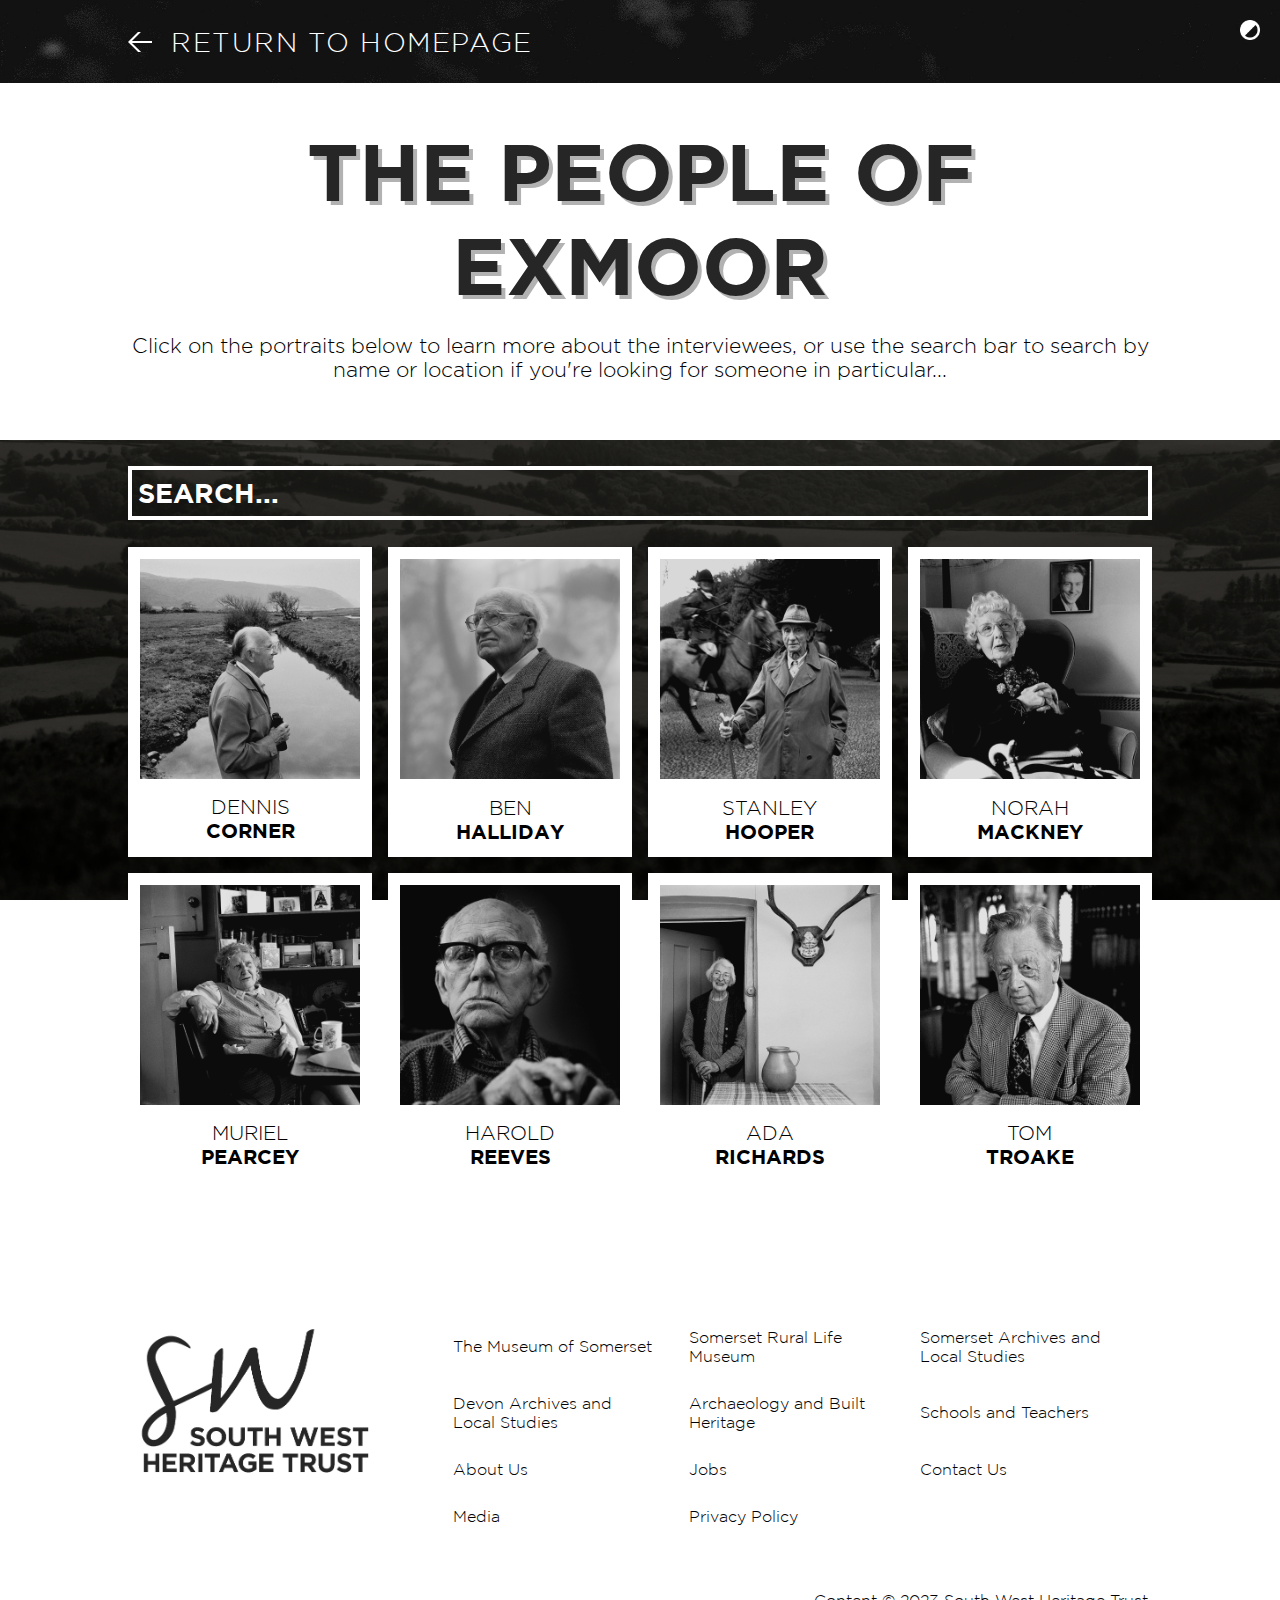
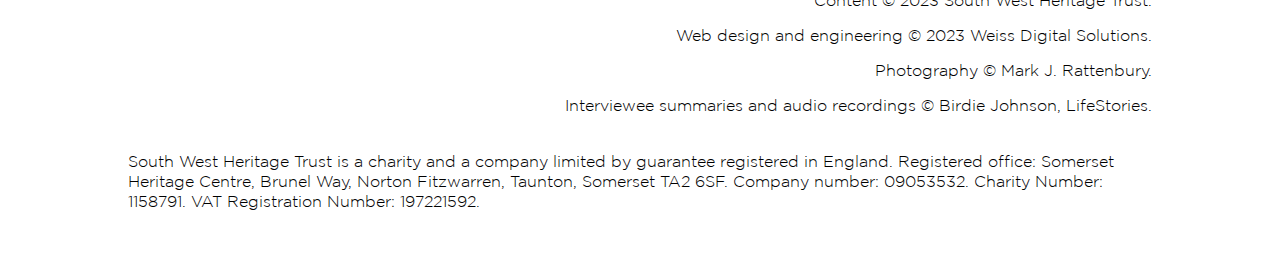
<file: archive.html>
<!DOCTYPE html>
<html lang="en">
<meta name="viewport" content="width=device-width, initial-scale=1">

<head>
    <link rel="stylesheet" href="css/root-stylesheet.css">
    <link rel="stylesheet" href="css/home.css">
    <link rel="stylesheet" href="css/footer.css">
    <link rel="stylesheet" href="css/archive.css">
    <link rel="stylesheet" href="css/theme-switch.css">
    <link rel="stylesheet" href="css/modal.css">
    <link rel="stylesheet" href="css/tables.css">
    <link rel="stylesheet" href="css/media-1600.css">
    <link rel="stylesheet" href="css/media-980.css">
    <link rel="stylesheet" href="css/media-750.css">
    <link rel="stylesheet" href="css/media-print.css">
    <link rel="shortcut icon" href="media/head/logo-icon.png">
    <title>The Exmoor Oral History Archive - Catalogue</title>
</head>
<body>

<header style="padding-top: 1%;">
  <a href="javascript:;" onclick="switchTheme (); switchCookie ()"><img class="theme-switch-icon" id="theme-switch-icon" src="media/theme-switch-icon/theme-switch-icon-inverted.png" title="Switch between dark and light mode" alt="Switch between dark and light mode"></a>
  <h1 class="pageswitch return-to-homepage"><a class="home-link" href="home.html"><img src="media/arrows/left-arrow.svg" style="height: 15pt;">&nbsp;&nbsp;RETURN TO HOMEPAGE</a></h2>
</header>

<div class="content">

<h2 class="people-of-exmoor">THE PEOPLE OF EXMOOR</h2>

<p class="body-text archive-guide">Click on the portraits below to learn more about the interviewees, or use the search bar to search by name or location if you're looking for someone in particular...</p>

</div>

<div id = "image-scroll-container" class="image-scroll-container" style="background-image: url(media/background-images/paul-lincoln-exmoor-gs-cropped-darker.jpg); margin-bottom: 0; margin-top: 3%;">

    <input type="search" id="searchbar" onkeyup="Search()" placeholder="Search..." title="Search by name and location" autocomplete="off">

    <div class="image-grid" id="grid"></div>

    <p id = "background_image_credits"><i>Photo of Dulverton Parish by Paul Lincoln</i></p>
    
</div>

<div id="modal_definitions"></div>

<footer></footer>

</body>

</html>

<script>
  function Search() {
    // Declare variables
    var input, filter, ul, li, a, i;
    input = document.getElementById("searchbar");
    filter = input.value.toUpperCase();
    ul = document.getElementById("grid");
    li = ul.getElementsByTagName("div");
  
    // Loop through all list items, and hide those who don't match the search query
    for (i = 0; i < li.length; i++) {
      a = li[i].getElementsByTagName("a")[0];
      if (a.innerHTML.toUpperCase().indexOf(filter) > -1) {
        li[i].style.display = "";
      } else {
        li[i].style.display = "none";
      }
    }
  }
</script>

<script src="javascript/modal-script.js"></script>
<script src="javascript/footer-script.js"></script>
<script src="javascript/theme-switch.js"></script>
</file>
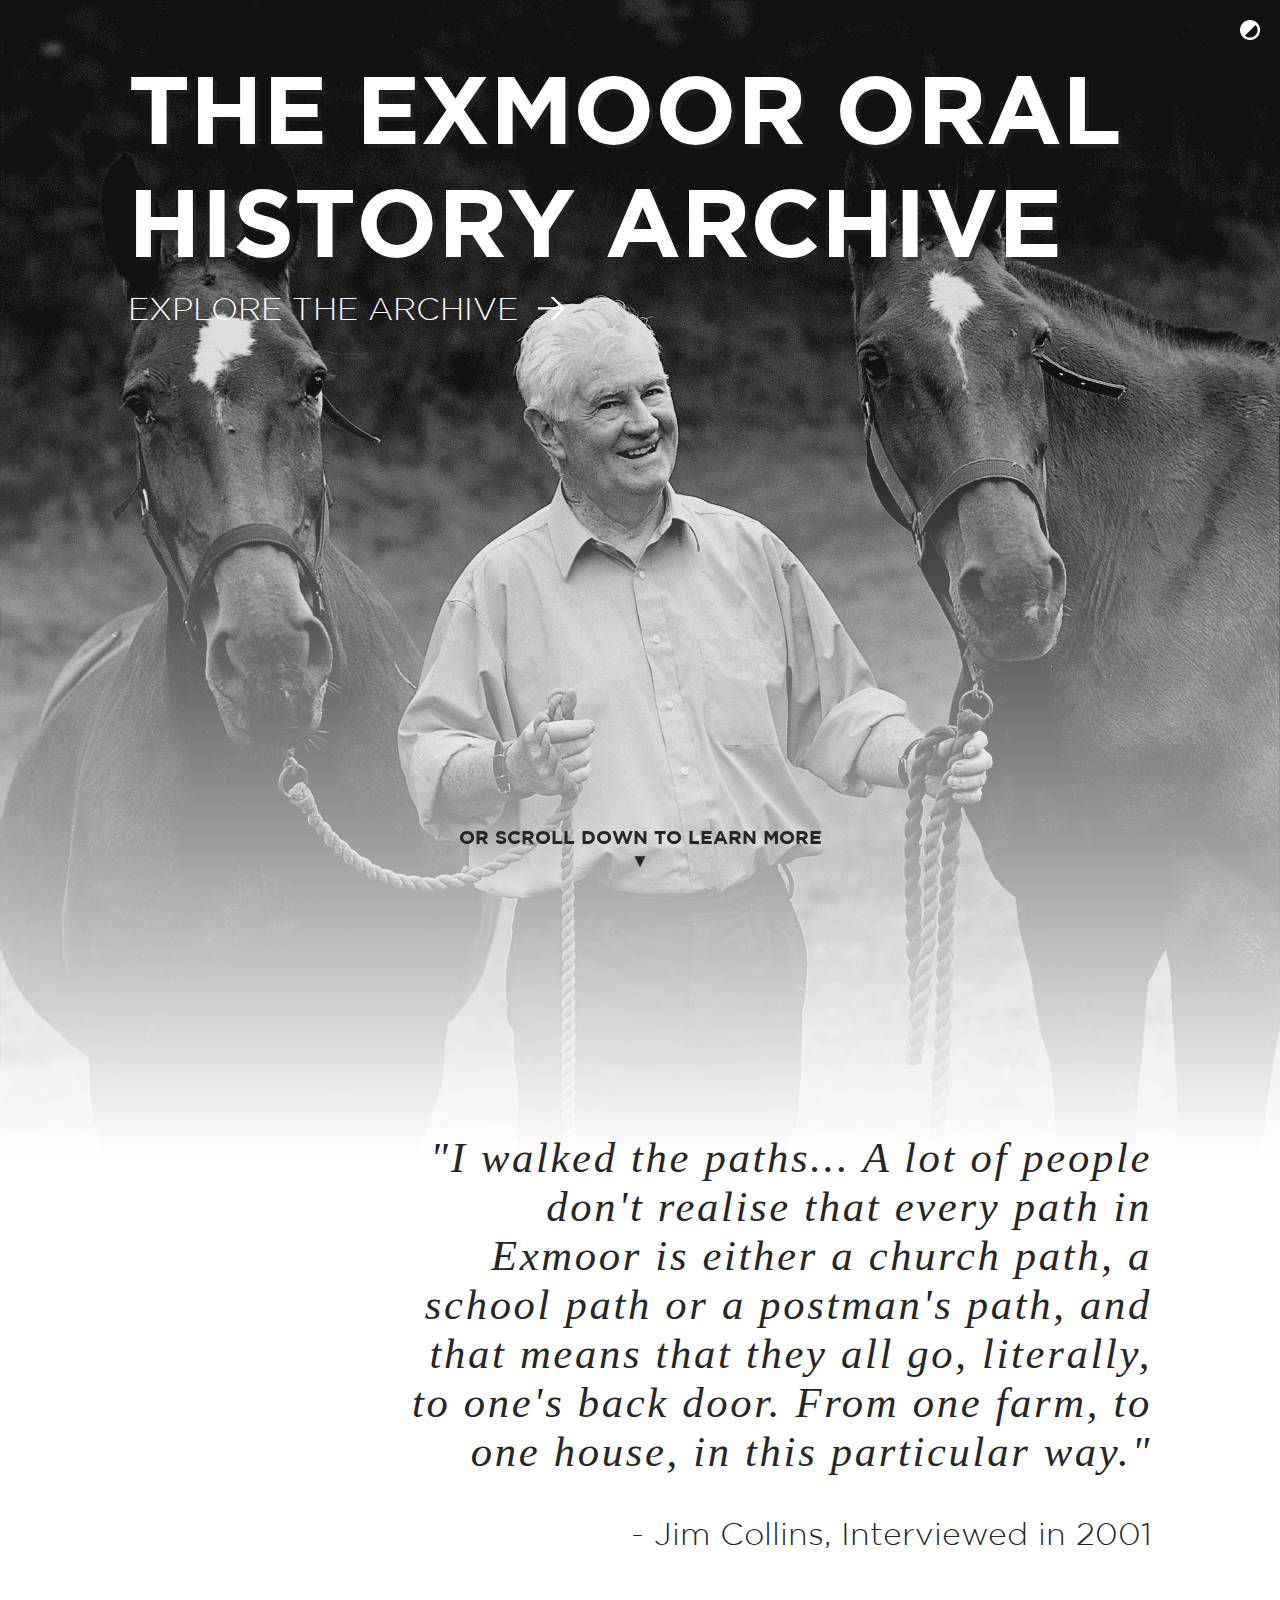
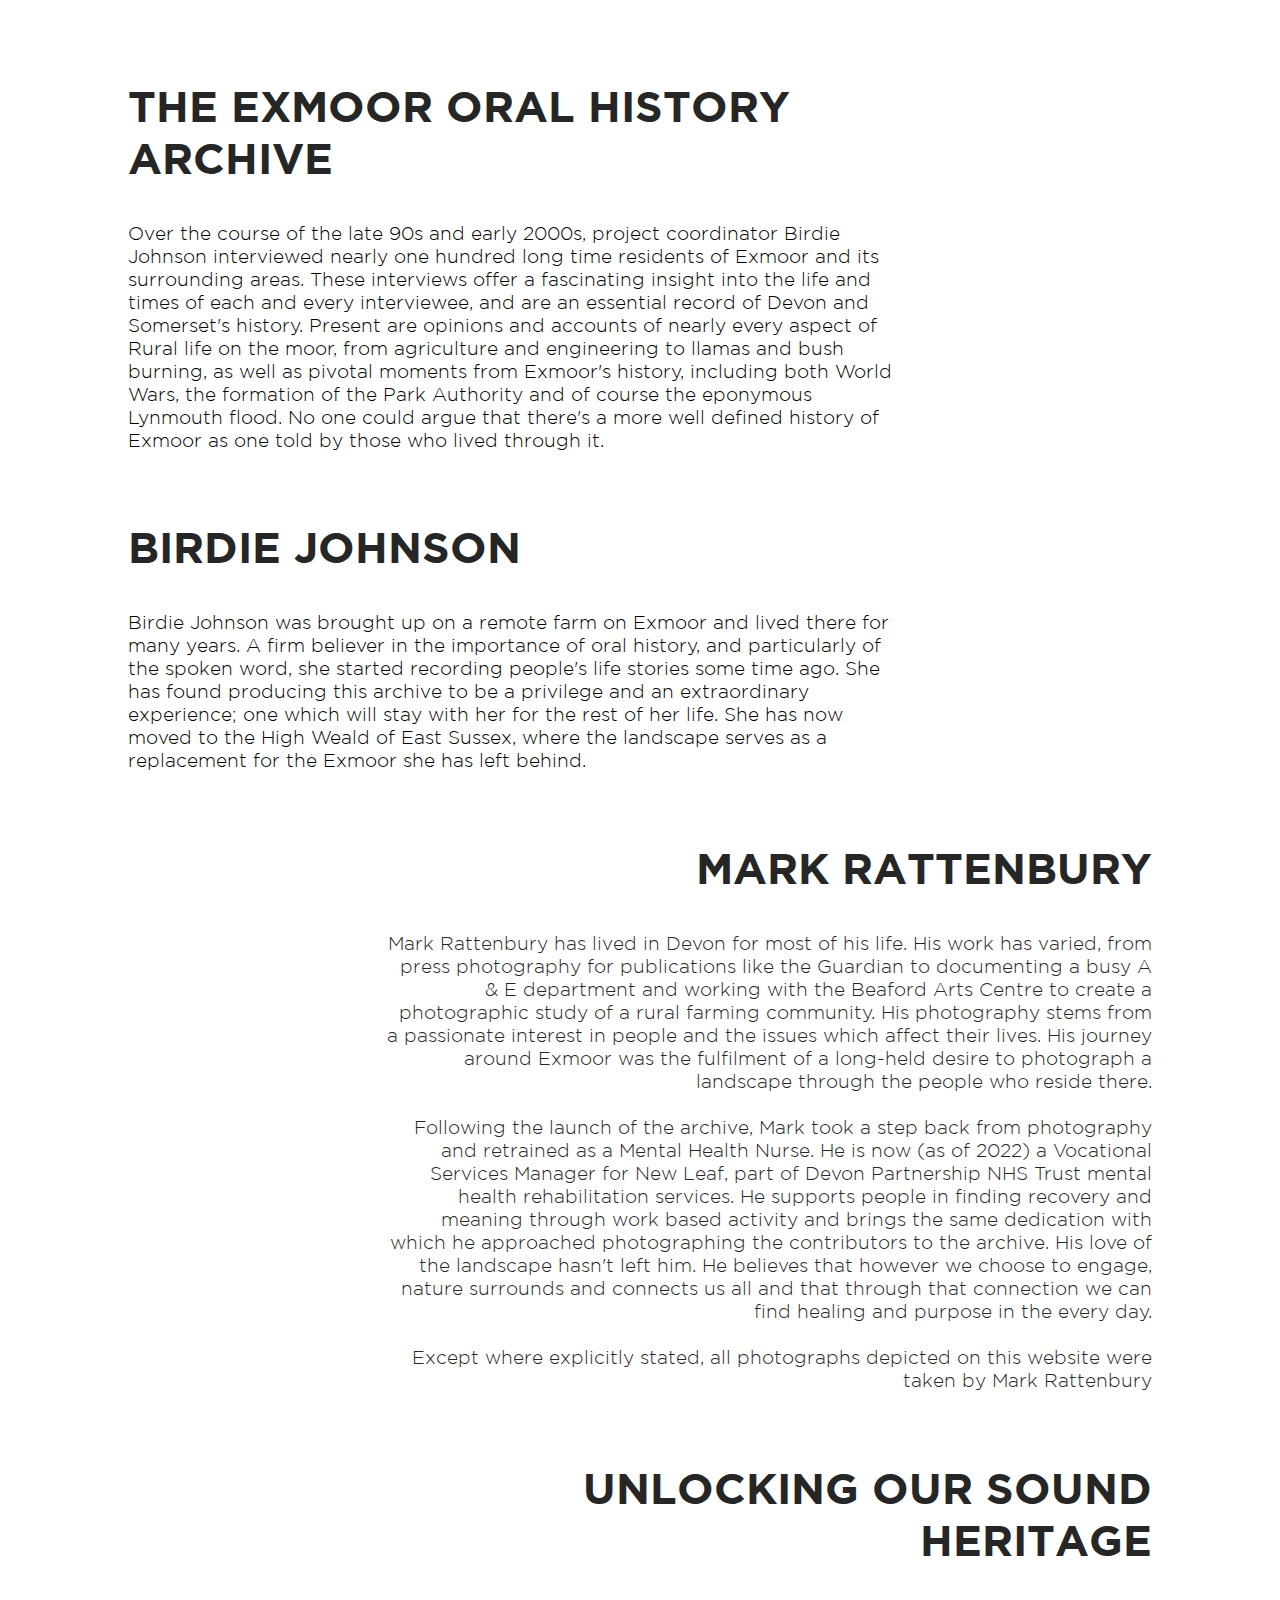
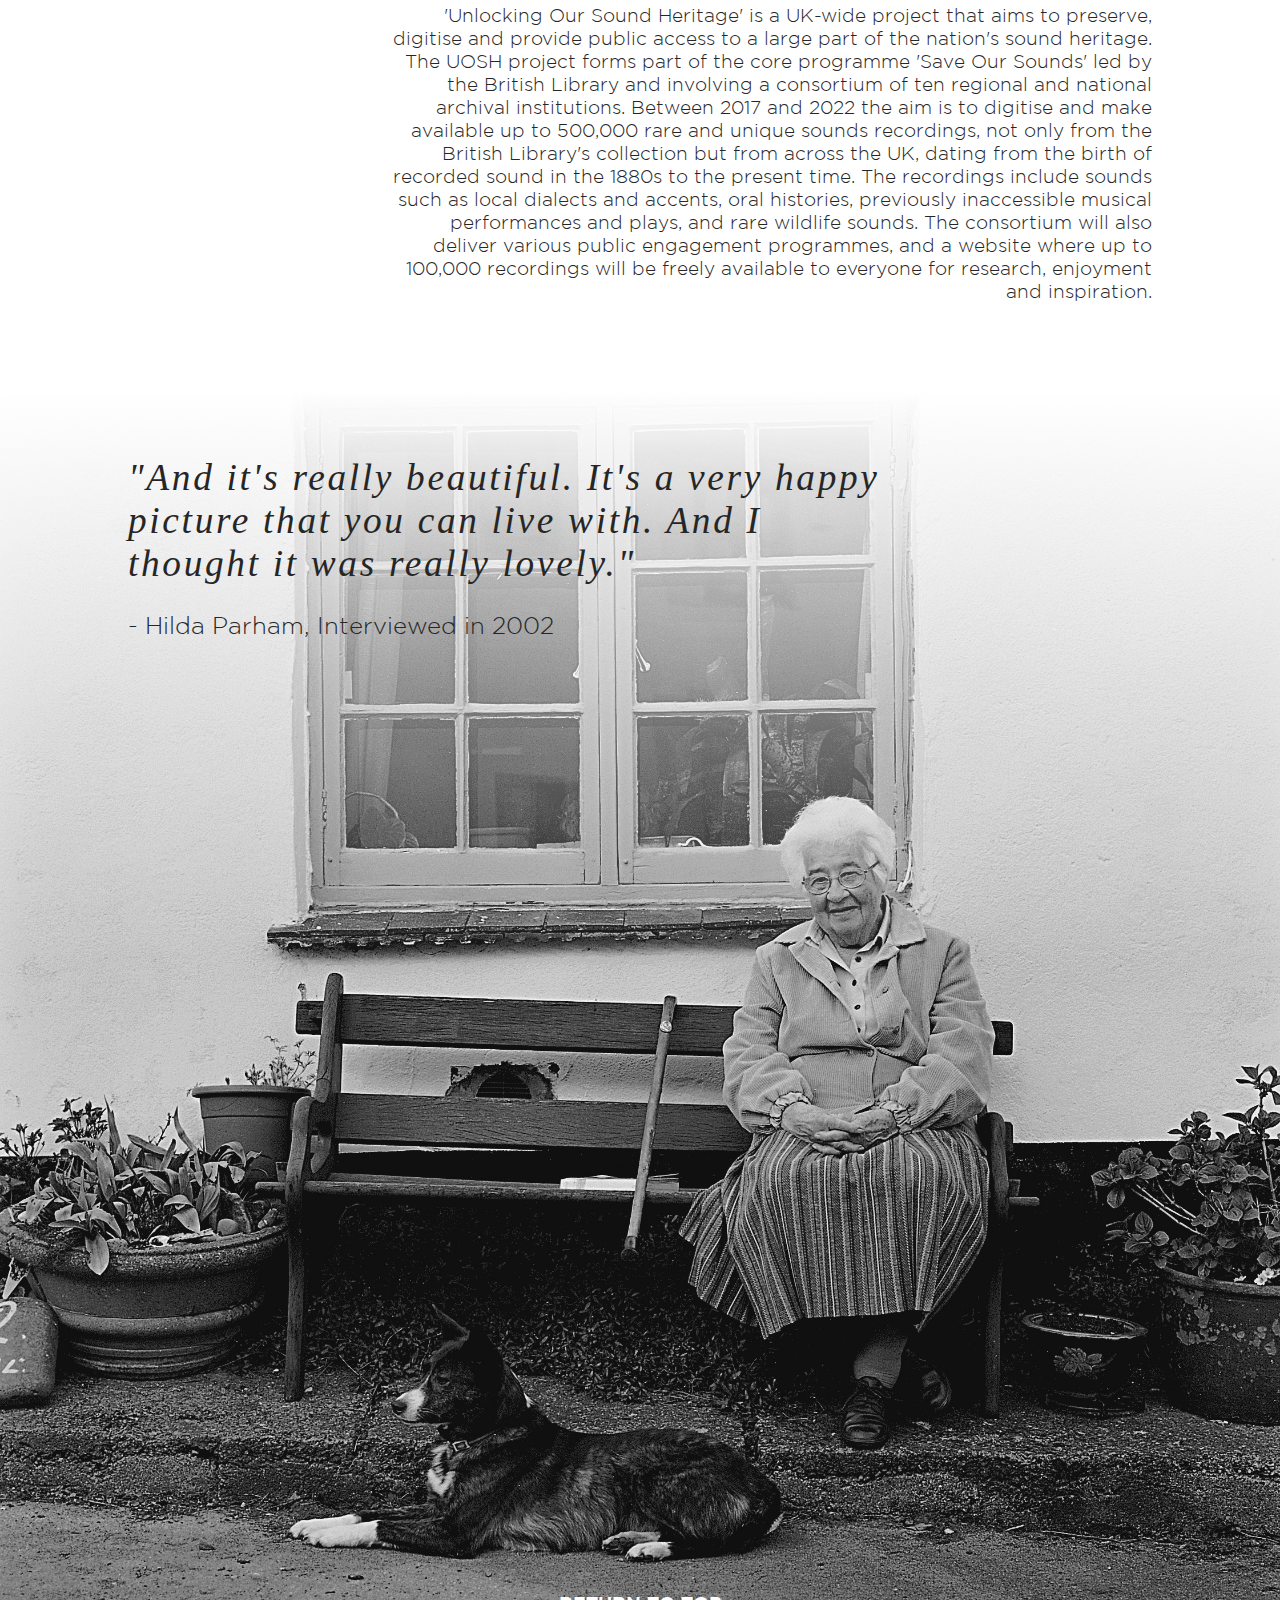
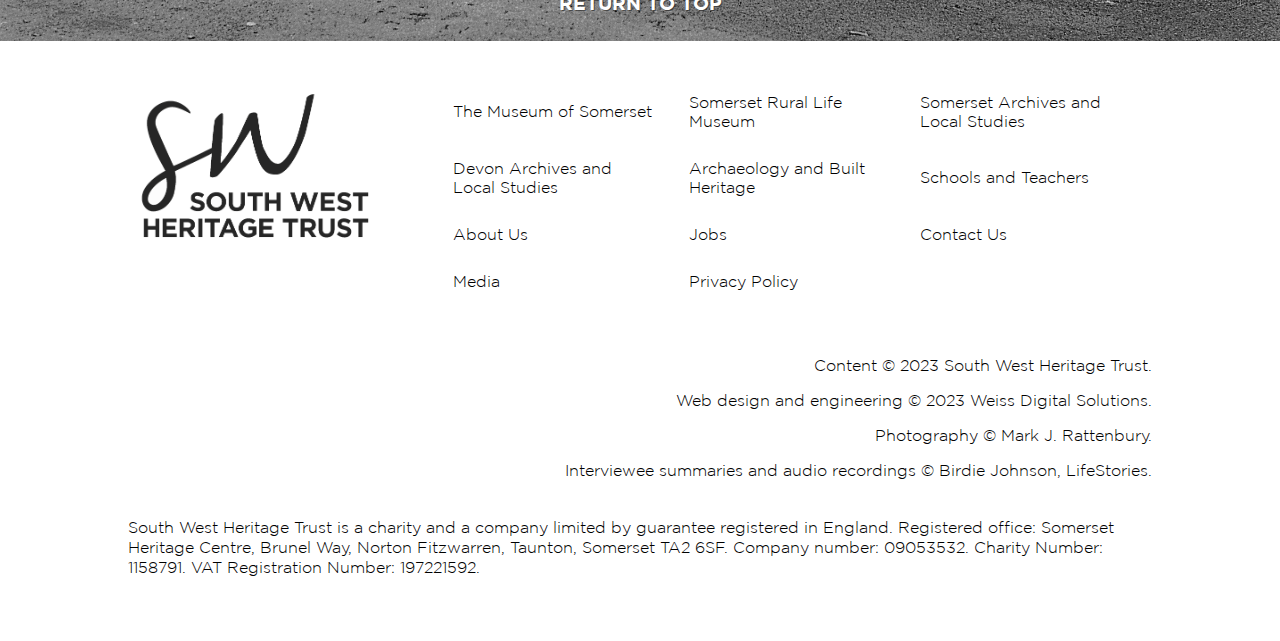
<file: home.html>
<!DOCTYPE html>
<html lang="en">
<meta name="viewport" content="width=device-width, initial-scale=1">

<head>
    <link rel="stylesheet" href="css/root-stylesheet.css">
    <link rel="stylesheet" href="css/home.css">
    <link rel="stylesheet" href="css/footer.css">
    <link rel="stylesheet" href="css/archive.css">
    <link rel="stylesheet" href="css/theme-switch.css">
    <link rel="stylesheet" href="css/tables.css">
    <link rel="stylesheet" href="css/media-1600.css">
    <link rel="stylesheet" href="css/media-980.css">
    <link rel="stylesheet" href="css/media-750.css">
    <link rel="shortcut icon" href="media/head/logo-icon.png">
    <title>The Exmoor Oral History Archive</title>
</head>
<body>


<header>
    <a href="javascript:;" onclick="switchTheme (); switchCookie ()"><img class="theme-switch-icon" id="theme-switch-icon" src="media/theme-switch-icon/theme-switch-icon-inverted.png" title="Switch between dark and light mode" alt="Switch between dark and light mode"></a>
    <h1 id="home-title"><a class="home-link" href="home.html">THE EXMOOR ORAL HISTORY ARCHIVE</a></h1>
    <h1 class="pageswitch"><a class="home-link" href="archive.html">EXPLORE THE ARCHIVE&nbsp;&nbsp;<img src="media/arrows/right-arrow.svg" style="height: 17pt; color: #ffffff;"></a></h1>
    <div class="gradient" id="gradient">
        <p class="body-text scroll-down"><a class="home-link" id="scroll-down" href="#information" style="color: var(--text-colour);">OR SCROLL DOWN TO LEARN MORE<br>&#x25BC;</a></p>
    </div>
</header>

<div>
    <h1 id="information">"I walked the paths... A lot of people don't realise that every path in Exmoor is either a church path, a school path or a postman's path, and that means that they all go, literally, to one's back door. From one farm, to one house, in this particular way."</h1>
    <h1 class="quote-attribution">- Jim Collins, Interviewed in 2001</h1>
    <h1 class="heading-left" style="padding-top: 5%;">THE EXMOOR ORAL HISTORY ARCHIVE</h1>
    <p class="body-text body-text-left">Over the course of the late 90s and early 2000s, project coordinator Birdie Johnson interviewed nearly one hundred long time residents of Exmoor and its surrounding areas. These interviews offer a fascinating insight into the life and times of each and every interviewee, and are an essential record of Devon and Somerset's history. Present are opinions and accounts of nearly every aspect of Rural life on the moor, from agriculture and engineering to llamas and bush burning, as well as pivotal moments from Exmoor's history, including both World Wars, the formation of the Park Authority and of course the eponymous Lynmouth flood. No one could argue that there's a more well defined history of Exmoor as one told by those who lived through it.</p>
    <h1 class="heading-left">BIRDIE JOHNSON</h1>
    <p class="body-text body-text-left">Birdie Johnson was brought up on a remote farm on Exmoor and lived there for many years. A firm believer in the importance of oral history, and particularly of the spoken word, she started recording people's life stories some time ago. She has found producing this archive to be a privilege and an extraordinary experience; one which will stay with her for the rest of her life. She has now moved to the High Weald of East Sussex, where the landscape serves as a replacement for the Exmoor she has left behind.</p>
    <h1 class="heading-right">MARK RATTENBURY</h1>
    <p class="body-text body-text-right">Mark Rattenbury has lived in Devon for most of his life. His work has varied, from press photography for publications like the Guardian to documenting a busy A & E department and working with the Beaford Arts Centre to create a photographic study of a rural farming community. His photography stems from a passionate interest in people and the issues which affect their lives. His journey around Exmoor was the fulfilment of a long-held desire to photograph a landscape through the people who reside there.
    <br><br>
    Following the launch of the archive, Mark took a step back from photography and retrained as a Mental Health Nurse. He is now (as of 2022) a Vocational Services Manager for New Leaf, part of Devon Partnership NHS Trust mental health rehabilitation services. He supports people in finding recovery and meaning through work based activity and brings the same dedication with which he approached photographing the contributors to the archive. His love of the landscape hasn't left him. He believes that however we choose to engage, nature surrounds and connects us all and that through that connection we can find healing and purpose in the every day.
    <br><br>
    Except where explicitly stated, all photographs depicted on this website were taken by Mark Rattenbury</p>
    <h1 class="heading-right">UNLOCKING OUR SOUND HERITAGE</h1>
    <p class="body-text body-text-right">'Unlocking Our Sound Heritage' is a UK-wide project that aims to preserve, digitise and provide public access to a large part of the nation's sound heritage. The UOSH project forms part of the core programme 'Save Our Sounds' led by the British Library and involving a consortium of ten regional and national archival institutions. Between 2017 and 2022 the aim is to digitise and make available up to 500,000 rare and unique sounds recordings, not only from the British Library's collection but from across the UK, dating from the birth of recorded sound in the 1880s to the present time. The recordings include sounds such as local dialects and accents, oral histories, previously inaccessible musical performances and plays, and rare wildlife sounds. The consortium will also deliver various public engagement programmes, and a website where up to 100,000 recordings will be freely available to everyone for research, enjoyment and inspiration.</p>
</div>

<div class="footer-image">
    <div class="gradient-bottom">
        <h1 class="quote-footer">"And it's really beautiful. It's a very happy picture that you can live with. And I thought it was really lovely."</h1>
        <h1 class="quote-attribution-footer">- Hilda Parham, Interviewed in 2002</h1>
    </div>
    <p class="body-text scroll-to-top"><a class="home-link" id="scroll-to-top" href="javascript:;" onclick="goToTop()" style="color: #ffffff;">RETURN TO TOP</a></p>
</div>

<footer></footer>

</body>

</html>

<script>
    let scrollDown = document.getElementById('scroll-down');

    document.addEventListener('scroll', function() {
        // Get scroll position
        let scrollPosition = window.pageYOffset;

        // Calculate whether the scroll it 350px or not then set the opacity to face the header out
        if (scrollPosition <= 150) {
            // scrollDown.style.opacity = 1;
            scrollDown.href = "#information"
            scrollDown.style.opacity = 1 - scrollPosition / 150;
            // scrollDown.style.display = "inline";
        } else {
            scrollDown.removeAttribute ("href");
            scrollDown.style.opacity = 0;
            // scrollDown.style.display = "none";
        }
    });

    button_scrollToTop = document.getElementById("scroll-to-top");

    function goToTop() {
        document.body.scrollTop = 0; // For Safari
        document.documentElement.scrollTop = 0; // For Chrome, Firefox, IE and Opera
    }
</script>

<script src="javascript/footer-script.js"></script>
<script src="javascript/theme-switch.js"></script>
</file>
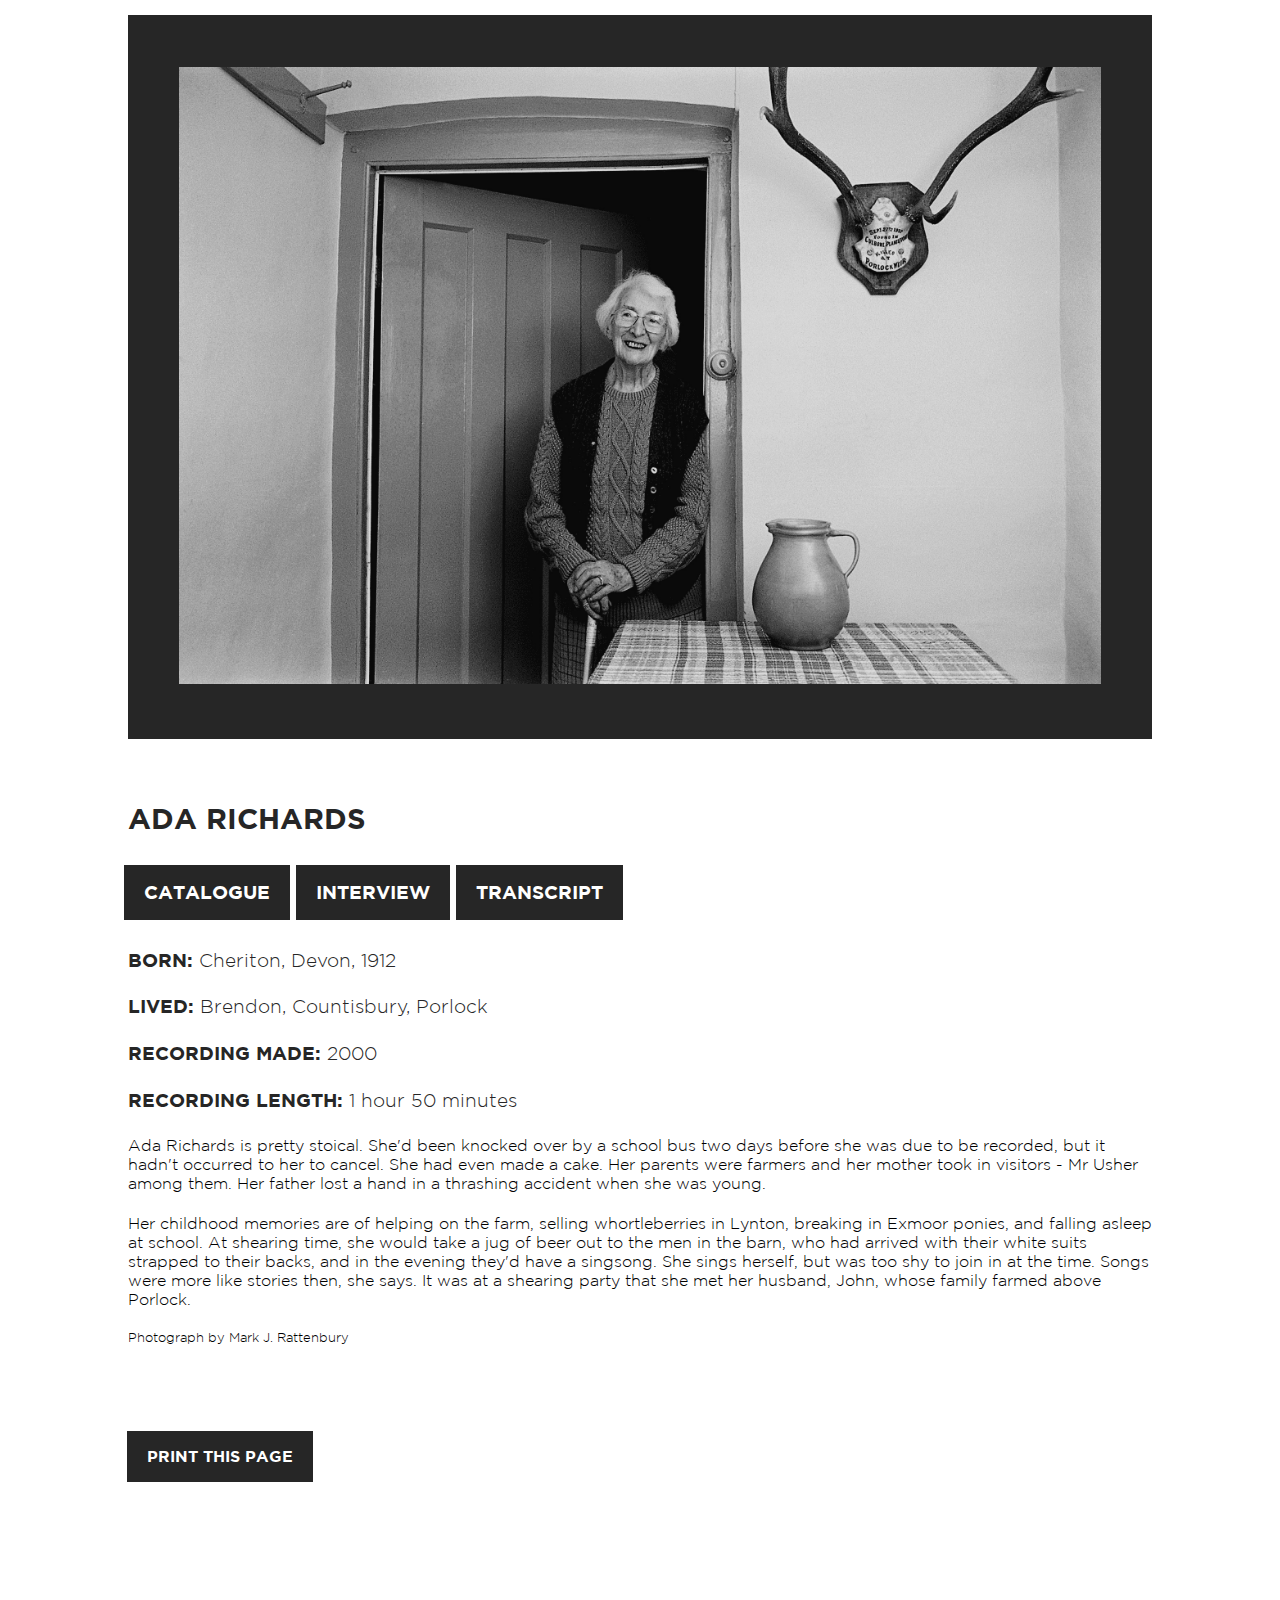
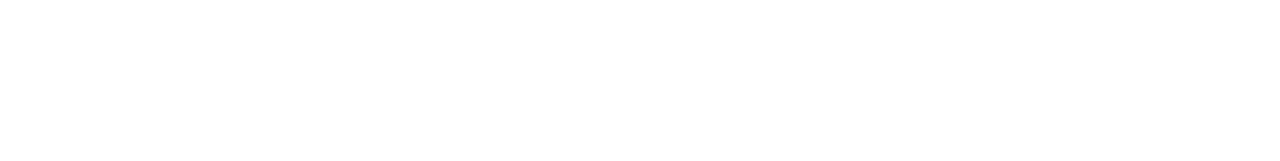
<file: html/ada_richards.html>
<!DOCTYPE html>
<html lang="en">
<meta name="viewport" content="width=device-width, initial-scale=1">

<head>
    <link rel="stylesheet" href="../css/root-stylesheet.css">
    <link rel="stylesheet" href="../css/home.css">
    <link rel="stylesheet" href="../css/archive.css">
    <link rel="stylesheet" href="../css/footer.css">
    <link rel="stylesheet" href="../css/tables.css">
    <link rel="stylesheet" href="../css/modal.css">
    <link rel="stylesheet" href="../css/theme-switch.css">
    <link rel="stylesheet" href="../css/media-1600.css">
    <link rel="stylesheet" href="../css/media-980.css">
    <link rel="stylesheet" href="../css/media-750.css">
    <link rel="stylesheet" href="../css/media-print.css">
    <link rel="shortcut icon" href="../media/head/logo-icon.png">
    <title>Ada Richards - The Exmoor Oral History Archive</title>
</head>

<body style="background-color: rgba(1,1,1,0); padding-bottom: 20%;">

<div class="content">

    <div class="interview-content">

        <div>
            <div class="image-border">
                <img class="main-image" src="../media/photographs/ada_richards.jpg" alt="Ada Richards">
            </div>
        </div>

        <div class="interview-text-block">

            <h2 style="margin-top: 0;">ADA RICHARDS</h2>

            <table class="links-table">
                <tr>
                    <td><a class="link" style="margin-left: 0;" href="https://devon-describe.epexio.com/records/B723/OHA/3">CATALOGUE</a></td>
                    <td><a class="link" href="https://devon-describe.epexio.com/records/B723/OHA/3/1">INTERVIEW</a></td>
                    <td><a class="link" style="margin-right: 0;" href="https://devon-describe.epexio.com/records/B723/OHA/3/2">TRANSCRIPT</a></td>
                </tr>
            </table>

            <p class="stats-text"><b>BORN: </b>Cheriton, Devon, 1912</p>
            <p class="stats-text"><b>LIVED: </b>Brendon, Countisbury, Porlock</p>
            <p class="stats-text"><b>RECORDING MADE: </b>2000</p>
            <p class="stats-text"><b>RECORDING LENGTH: </b>1 hour 50 minutes</p>

            <p class="body-text">Ada Richards is pretty stoical. She'd been knocked over by a school bus two days before she was due to be recorded, but it hadn't occurred to her to cancel. She had even made a cake. Her parents were farmers and her mother took in visitors - Mr Usher among them. Her father lost a hand in a thrashing accident when she was young.</p>
            
            <p class="body-text">Her childhood memories are of helping on the farm, selling whortleberries in Lynton, breaking in Exmoor ponies, and falling asleep at school. At shearing time, she would take a jug of beer out to the men in the barn, who had arrived with their white suits strapped to their backs, and in the evening they'd have a singsong. She sings herself, but was too shy to join in at the time. Songs were more like stories then, she says. It was at a shearing party that she met her husband, John, whose family farmed above Porlock.</p>
            
            
            <p style="font-size: 10pt;" class="body-text">Photograph by Mark J. Rattenbury</p>

            <div class="print-container">
                <table class="links-table" style="margin-top: 8%;">
                    <tr>
                        <td><a class="link" href="Javascript:window.print();" style="font-size: 12pt;">PRINT THIS PAGE</a></td>
                    </tr>
                </table>
            </div>

        </div>

    </div>

</div>

<div id="theme-switch-icon" style="display: none;"></div>

</body>

</html>

<script src="../javascript/theme-switch.js"></script>
</file>
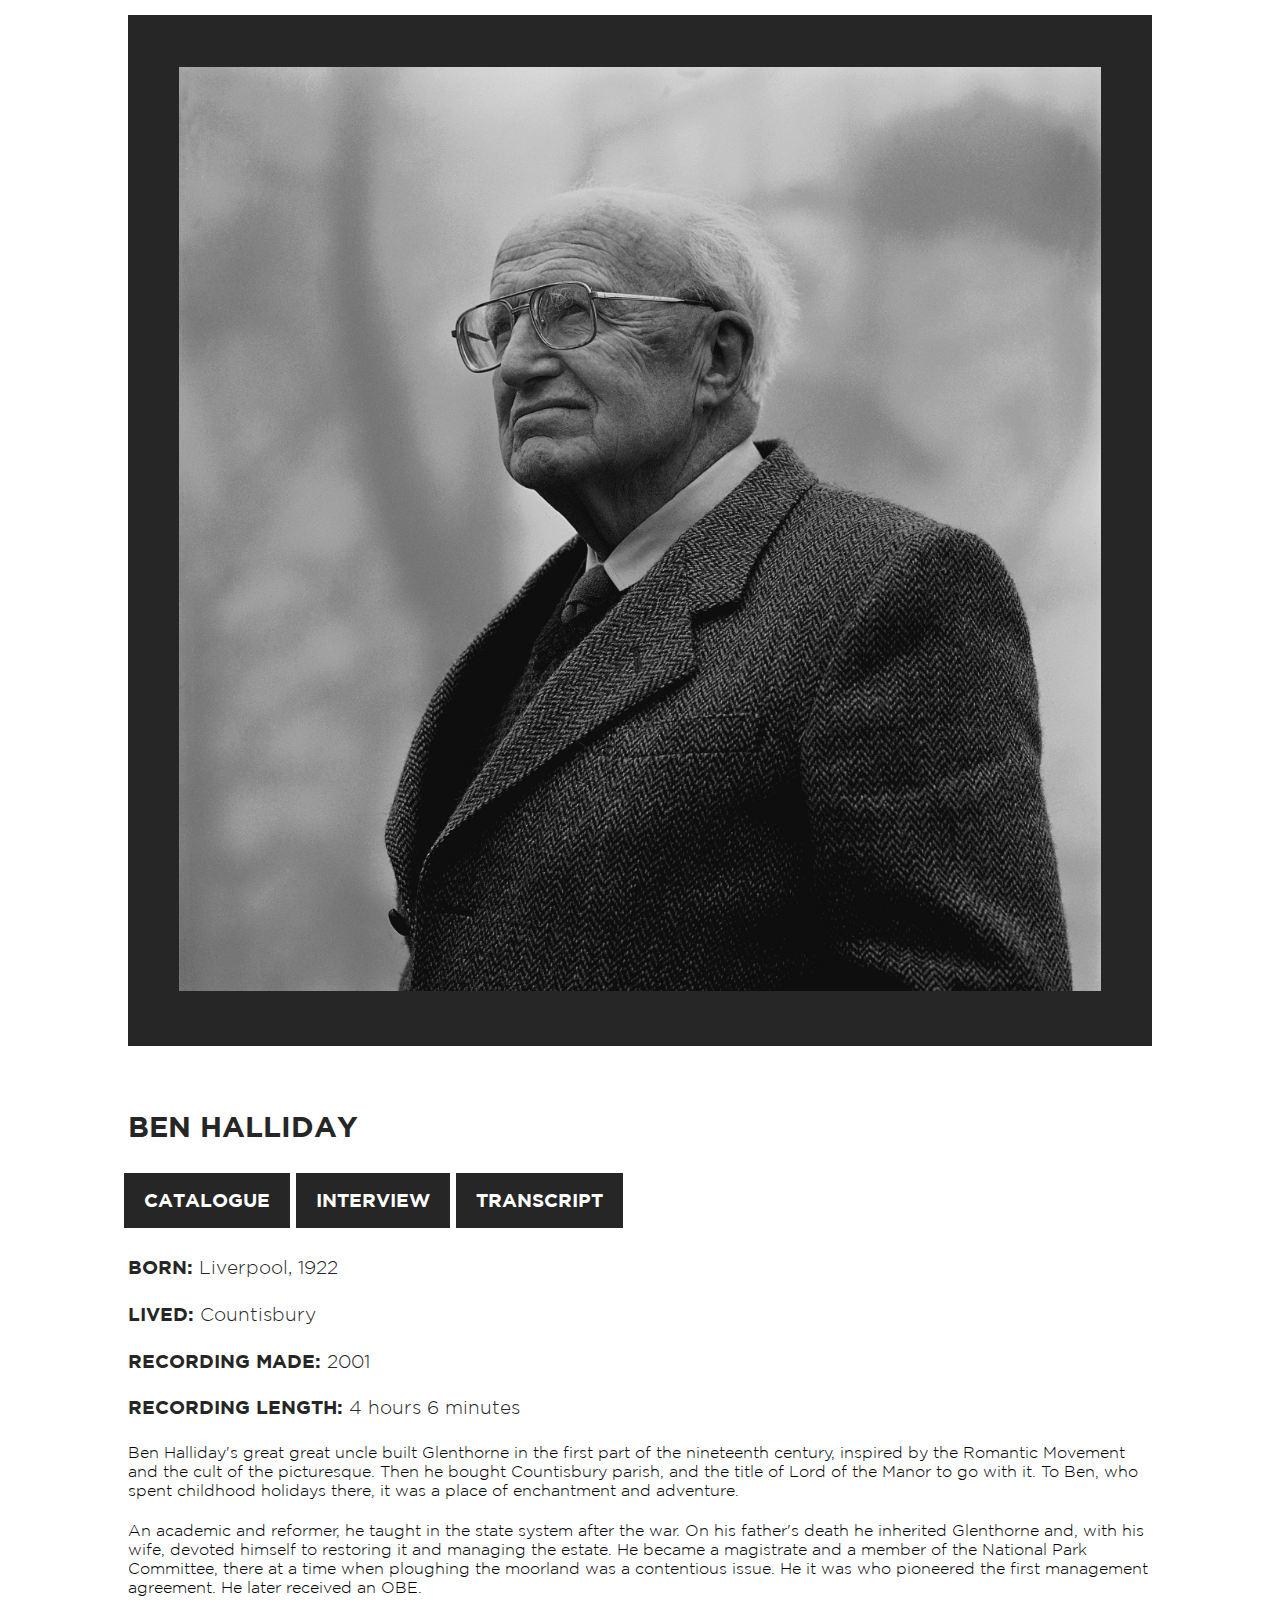
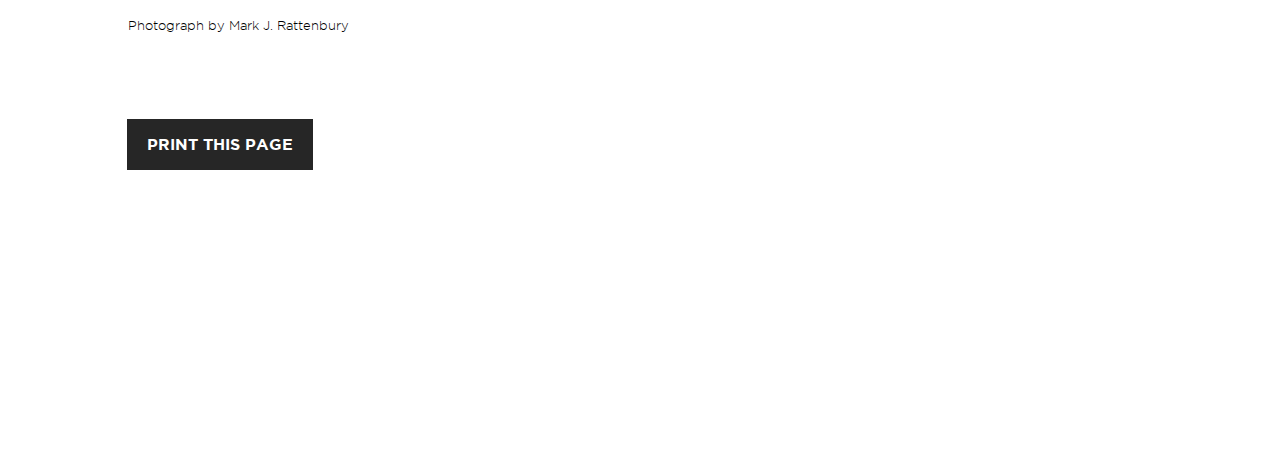
<file: html/ben_halliday.html>
<!DOCTYPE html>
<html lang="en">
<meta name="viewport" content="width=device-width, initial-scale=1">

<head>
    <link rel="stylesheet" href="../css/root-stylesheet.css">
    <link rel="stylesheet" href="../css/home.css">
    <link rel="stylesheet" href="../css/archive.css">
    <link rel="stylesheet" href="../css/footer.css">
    <link rel="stylesheet" href="../css/tables.css">
    <link rel="stylesheet" href="../css/modal.css">
    <link rel="stylesheet" href="../css/theme-switch.css">
    <link rel="stylesheet" href="../css/media-1600.css">
    <link rel="stylesheet" href="../css/media-980.css">
    <link rel="stylesheet" href="../css/media-750.css">
    <link rel="stylesheet" href="../css/media-print.css">
    <link rel="shortcut icon" href="../media/head/logo-icon.png">
    <link rel="shortcut icon" href="../media/head/logo-icon.png">
    <title>Ben Halliday - The Exmoor Oral History Archive</title>
</head>

<body style="background-color: rgba(1,1,1,0); padding-bottom: 20%;">

<div class="content">

    <div class="interview-content">

        <div>
            <div class="image-border">
                <img class="main-image" src="../media/photographs/ben_halliday.jpg" alt="Ben Halliday">
            </div>
        </div>

        <div class="interview-text-block">

            <h2 style="text-align: left; margin-top: 0;">BEN HALLIDAY</h2>

            <table class="links-table">
                <tr>
                    <td><a class="link" style="margin-left: 0;" href="https://devon-describe.epexio.com/records/B723/OHA/8">CATALOGUE</a></td>
                    <td><a class="link" href="https://devon-describe.epexio.com/records/B723/OHA/8/1">INTERVIEW</a></td>
                    <td><a class="link" style="margin-right: 0;" href="https://devon-describe.epexio.com/records/B723/OHA/8/2">TRANSCRIPT</a></td>
                </tr>
            </table>

            <p class="stats-text"><b>BORN: </b>Liverpool, 1922</p>
            <p class="stats-text"><b>LIVED: </b>Countisbury</p>
            <p class="stats-text"><b>RECORDING MADE: </b>2001</p>
            <p class="stats-text"><b>RECORDING LENGTH: </b>4 hours 6 minutes</p>

            <p class="body-text">Ben Halliday's great great uncle built Glenthorne in the first part of the nineteenth century, inspired by the Romantic Movement and the cult of the picturesque. Then he bought Countisbury parish, and the title of Lord of the Manor to go with it. To Ben, who spent childhood holidays there, it was a place of enchantment and adventure.</p>
            
            <p class="body-text">An academic and reformer, he taught in the state system after the war. On his father's death he inherited Glenthorne and, with his wife, devoted himself to restoring it and managing the estate. He became a magistrate and a member of the National Park Committee, there at a time when ploughing the moorland was a contentious issue. He it was who pioneered the first management agreement. He later received an OBE.</p>
            
            
            <p style="font-size: 10pt;" class="body-text">Photograph by Mark J. Rattenbury</p>

            <div class="print-container">
                <table class="links-table" style="margin-top: 8%;">
                    <tr>
                        <td><a class="link" href="Javascript:window.print();" style="font-size: 12pt;">PRINT THIS PAGE</a></td>
                    </tr>
                </table>
            </div>

        </div>

    </div>

</div>

<div id="theme-switch-icon" style="display: none;"></div>

</body>

</html>

<script src="../javascript/theme-switch.js"></script>
</file>
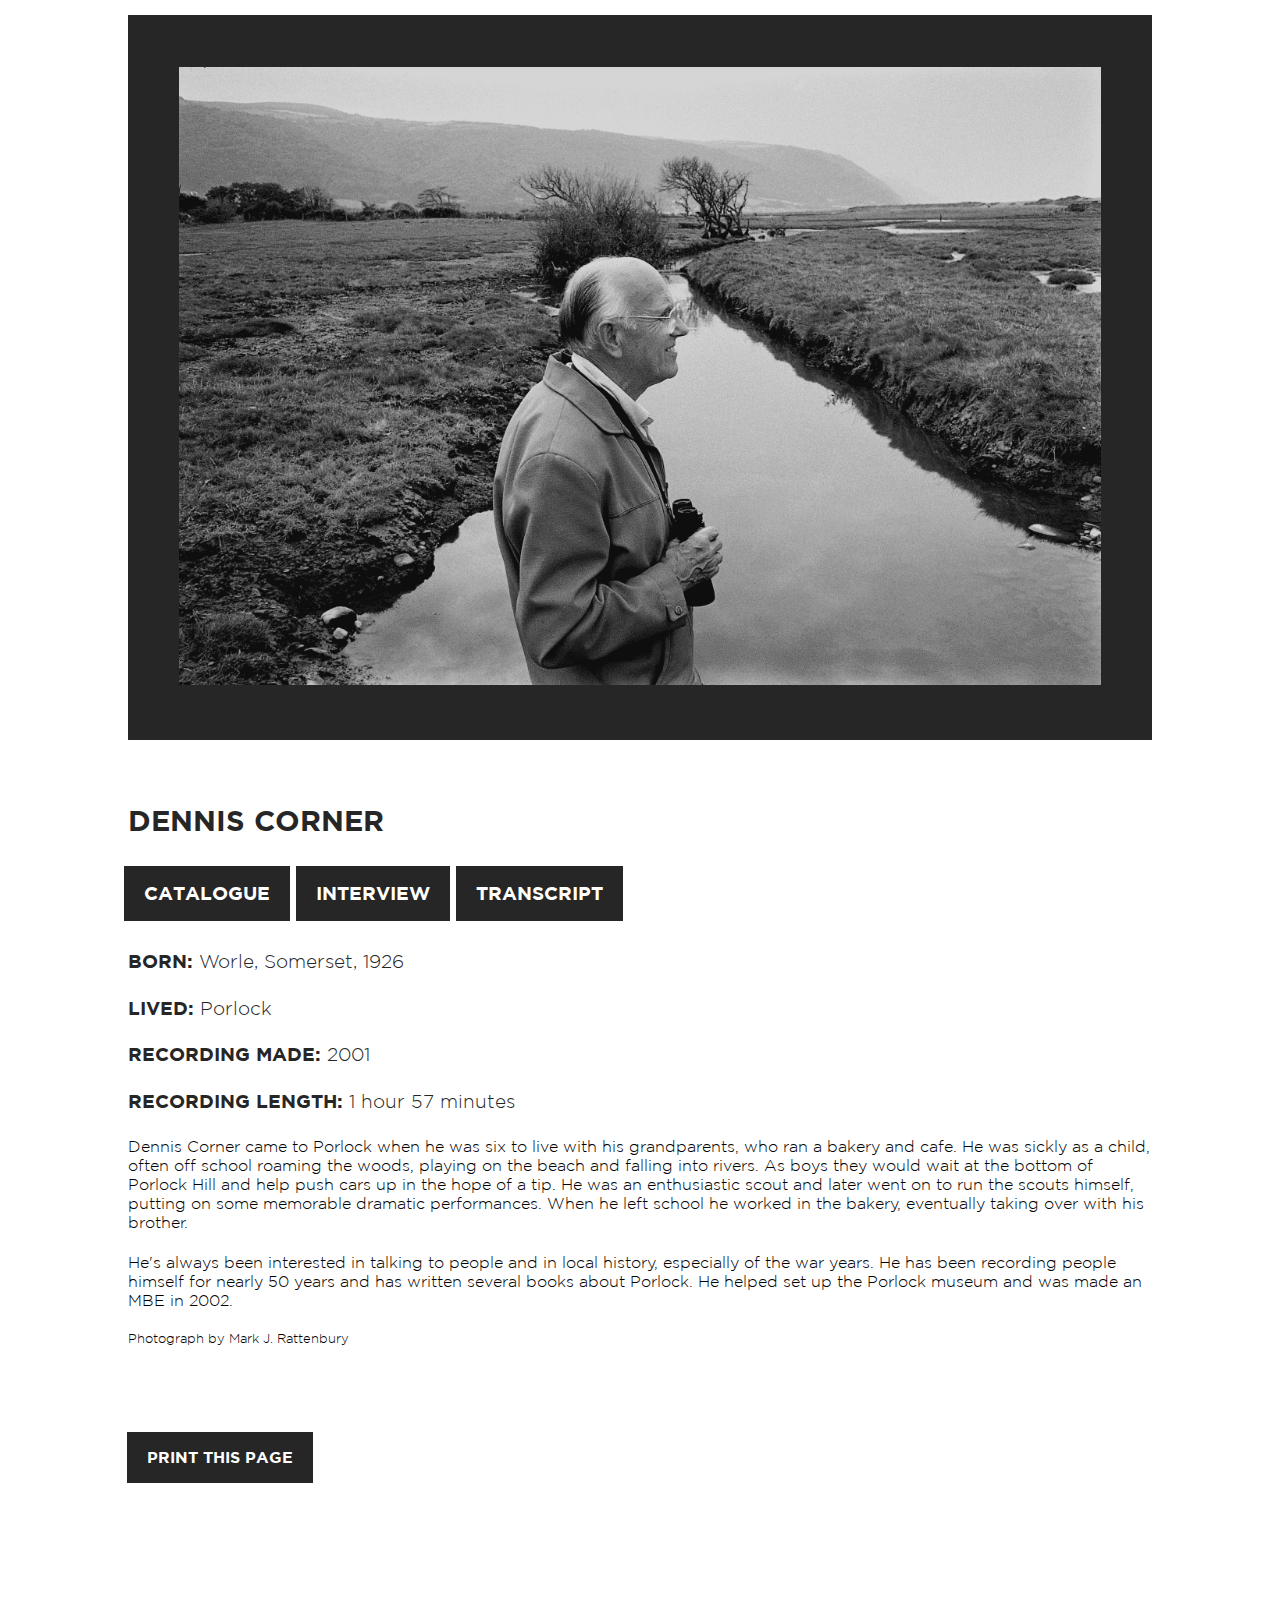
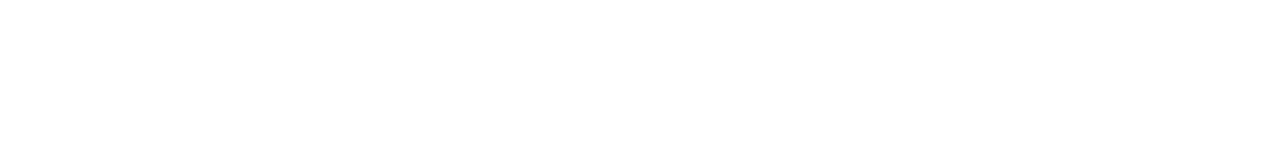
<file: html/dennis_corner.html>
<!DOCTYPE html>
<html lang="en">
<meta name="viewport" content="width=device-width, initial-scale=1">

<head>
    <link rel="stylesheet" href="../css/root-stylesheet.css">
    <link rel="stylesheet" href="../css/home.css">
    <link rel="stylesheet" href="../css/archive.css">
    <link rel="stylesheet" href="../css/footer.css">
    <link rel="stylesheet" href="../css/tables.css">
    <link rel="stylesheet" href="../css/modal.css">
    <link rel="stylesheet" href="../css/theme-switch.css">
    <link rel="stylesheet" href="../css/media-1600.css">
    <link rel="stylesheet" href="../css/media-980.css">
    <link rel="stylesheet" href="../css/media-750.css">
    <link rel="stylesheet" href="../css/media-print.css">
    <link rel="shortcut icon" href="../media/head/logo-icon.png">
    <link rel="shortcut icon" href="../media/head/logo-icon.png">
    <title>Dennis Corner - The Exmoor Oral History Archive</title>
</head>

<body style="background-color: rgba(1,1,1,0); padding-bottom: 20%;">

<div class="content">

    <div class="interview-content">

        <div>
            <div class="image-border">
                <img class="main-image" src="../media/photographs/dennis_corner.jpg" alt="Dennis Corner">
            </div>
        </div>

        <div class="interview-text-block">

            <h2 style="text-align: left; margin-top: 0;">DENNIS CORNER</h2>

            <table class="links-table">
                <tr>
                    <td><a class="link" style="margin-left: 0;" href="https://devon-describe.epexio.com/records/B723/OHA/10">CATALOGUE</a></td>
                    <td><a class="link" href="https://devon-describe.epexio.com/records/B723/OHA/10/1">INTERVIEW</a></td>
                    <td><a class="link" style="margin-right: 0;" href="https://devon-describe.epexio.com/records/B723/OHA/10/2">TRANSCRIPT</a></td>
                </tr>
            </table>

            <p class="stats-text"><b>BORN: </b>Worle, Somerset, 1926</p>
            <p class="stats-text"><b>LIVED: </b>Porlock</p>
            <p class="stats-text"><b>RECORDING MADE: </b>2001</p>
            <p class="stats-text"><b>RECORDING LENGTH: </b>1 hour 57 minutes</p>

            <p class="body-text">Dennis Corner came to Porlock when he was six to live with his grandparents, who ran a bakery and cafe. He was sickly as a child, often off school roaming the woods, playing on the beach and falling into rivers. As boys they would wait at the bottom of Porlock Hill and help push cars up in the hope of a tip. He was an enthusiastic scout and later went on to run the scouts himself, putting on some memorable dramatic performances. When he left school he worked in the bakery, eventually taking over with his brother.</p>
            
            <p class="body-text">He's always been interested in talking to people and in local history, especially of the war years. He has been recording people himself for nearly 50 years and has written several books about Porlock. He helped set up the Porlock museum and was made an MBE in 2002.</p>
            
            
            <p style="font-size: 10pt;" class="body-text">Photograph by Mark J. Rattenbury</p>

            <div class="print-container">
                <table class="links-table" style="margin-top: 8%;">
                    <tr>
                        <td><a class="link" href="Javascript:window.print();" style="font-size: 12pt;">PRINT THIS PAGE</a></td>
                    </tr>
                </table>
            </div>

        </div>

    </div>

</div>

<div id="theme-switch-icon" style="display: none;"></div>

</body>

</html>

<script src="../javascript/theme-switch.js"></script>
</file>
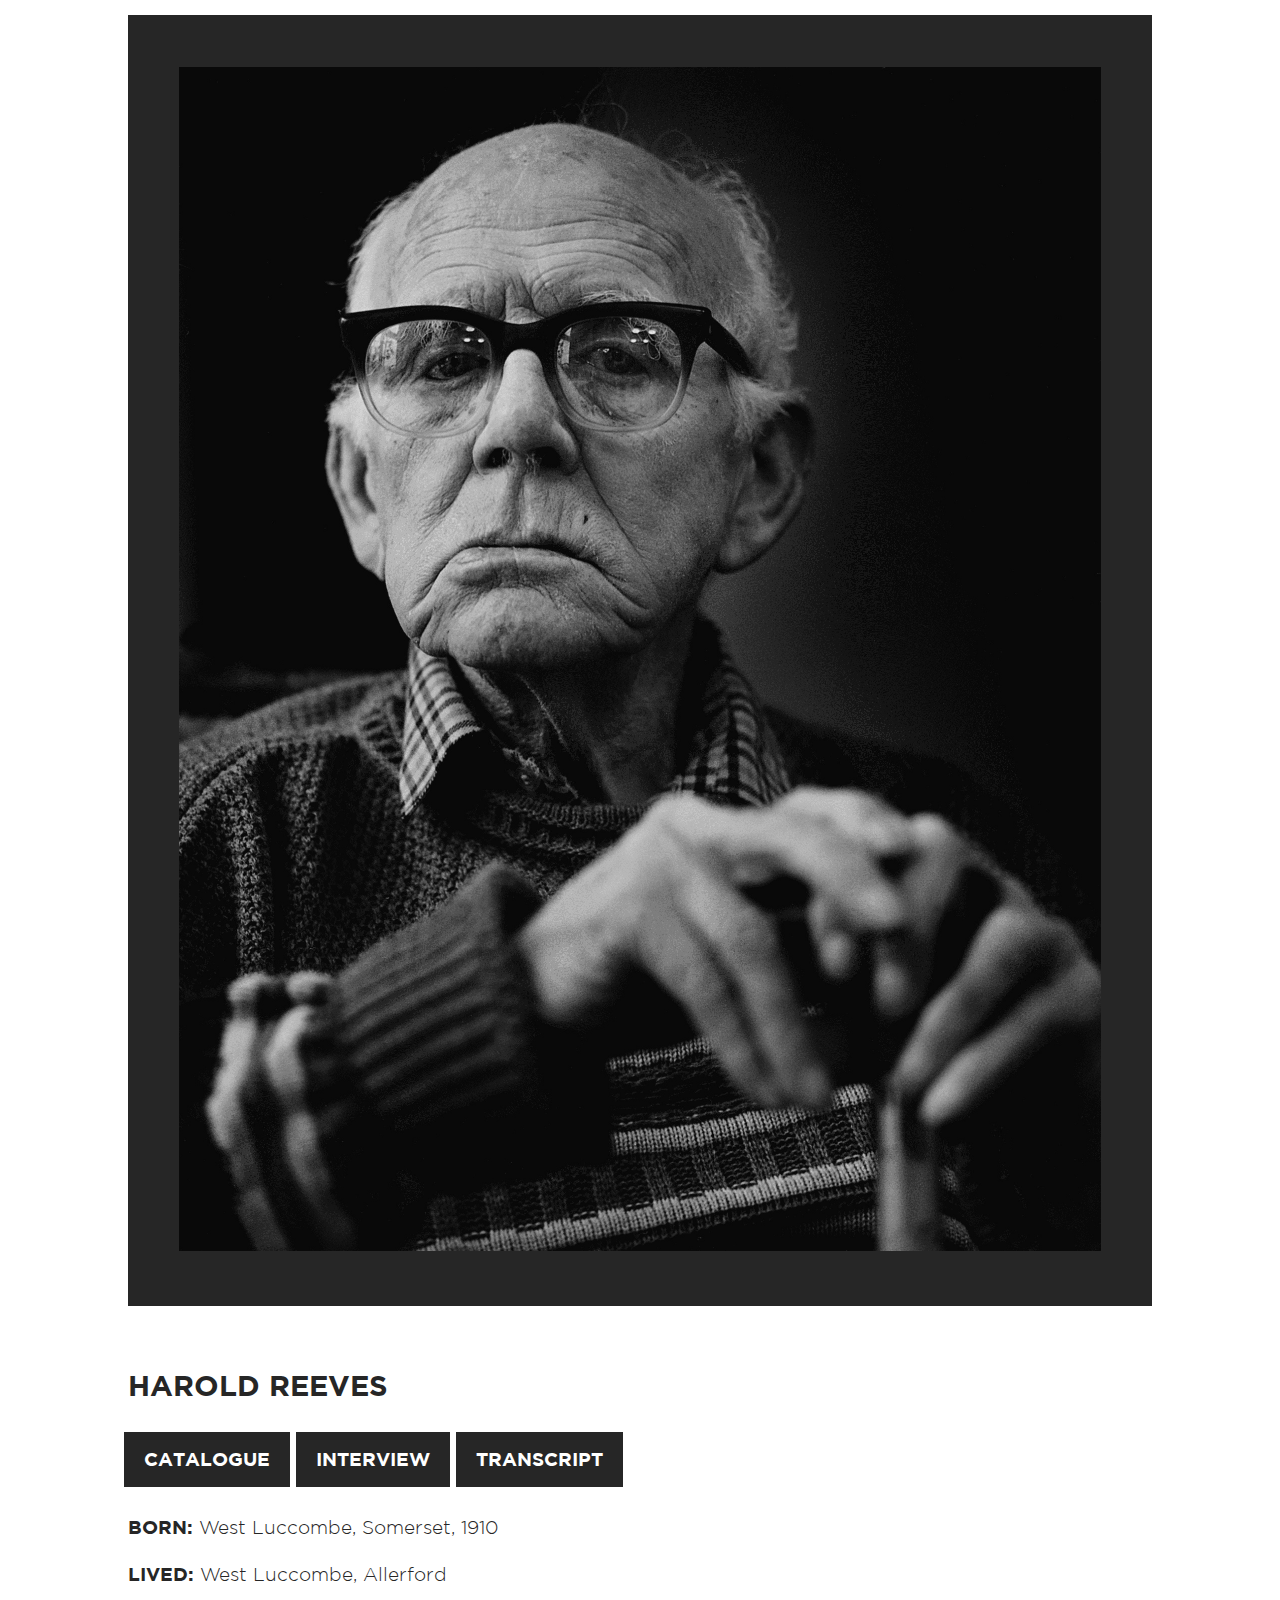
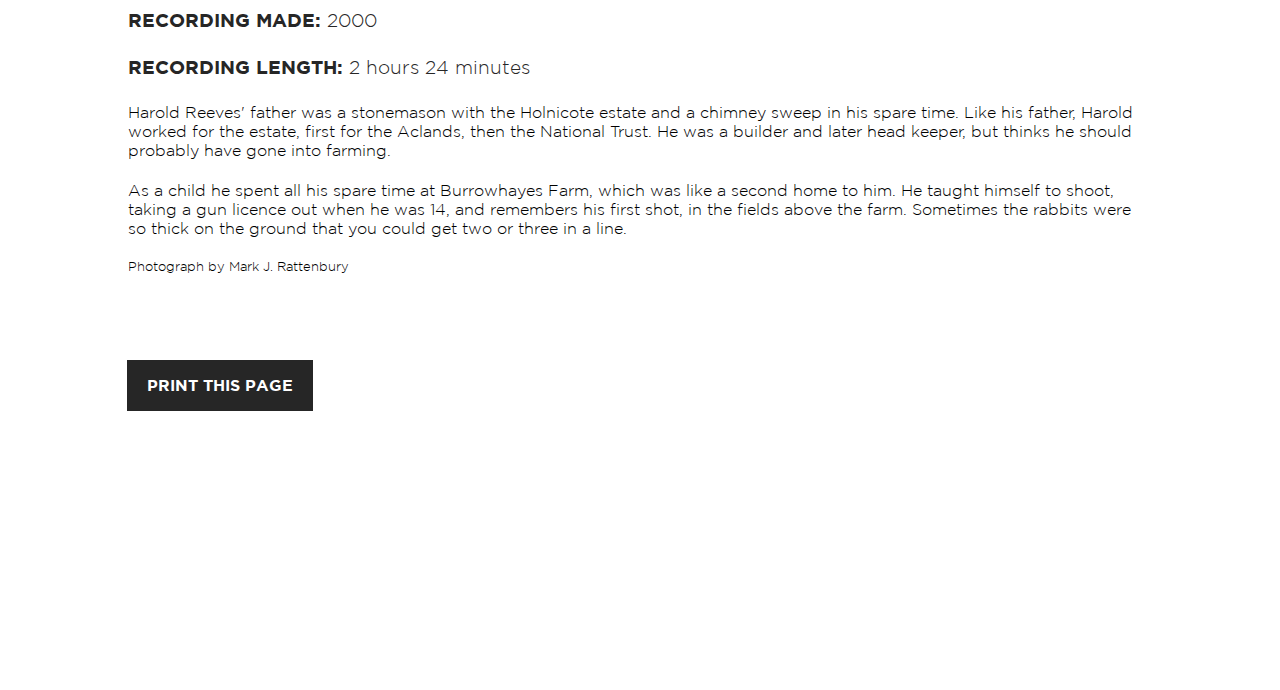
<file: html/harold_reeves.html>
<!DOCTYPE html>
<html lang="en">
<meta name="viewport" content="width=device-width, initial-scale=1">

<head>
    <link rel="stylesheet" href="../css/root-stylesheet.css">
    <link rel="stylesheet" href="../css/home.css">
    <link rel="stylesheet" href="../css/archive.css">
    <link rel="stylesheet" href="../css/footer.css">
    <link rel="stylesheet" href="../css/tables.css">
    <link rel="stylesheet" href="../css/modal.css">
    <link rel="stylesheet" href="../css/theme-switch.css">
    <link rel="stylesheet" href="../css/media-1600.css">
    <link rel="stylesheet" href="../css/media-980.css">
    <link rel="stylesheet" href="../css/media-750.css">
    <link rel="stylesheet" href="../css/media-print.css">
    <link rel="shortcut icon" href="../media/head/logo-icon.png">
    <link rel="shortcut icon" href="../media/head/logo-icon.png">
    <title>Harold Reeves - The Exmoor Oral History Archive</title>
</head>

<body style="background-color: rgba(1,1,1,0); padding-bottom: 20%;">

<div class="content">

    <div class="interview-content">

        <div>
            <div class="image-border">
                <img class="main-image" src="../media/photographs/harold_reeves.jpg" alt="Harold Reeves">
            </div>
        </div>

        <div class="interview-text-block">

            <h2 style="text-align: left; margin-top: 0;">HAROLD REEVES</h2>

            <table class="links-table">
                <tr>
                    <td><a class="link" style="margin-left: 0;" href="https://devon-describe.epexio.com/records/B723/OHA/5">CATALOGUE</a></td>
                    <td><a class="link" href="https://devon-describe.epexio.com/records/B723/OHA/5/1">INTERVIEW</a></td>
                    <td><a class="link" style="margin-right: 0;" href="https://devon-describe.epexio.com/records/B723/OHA/5/2">TRANSCRIPT</a></td>
                </tr>
            </table>

            <p class="stats-text"><b>BORN: </b>West Luccombe, Somerset, 1910</p>
            <p class="stats-text"><b>LIVED: </b>West Luccombe, Allerford</p>
            <p class="stats-text"><b>RECORDING MADE: </b>2000</p>
            <p class="stats-text"><b>RECORDING LENGTH: </b>2 hours 24 minutes</p>

            <p class="body-text">Harold Reeves' father was a stonemason with the Holnicote estate and a chimney sweep in his spare time. Like his father, Harold worked for the estate, first for the Aclands, then the National Trust. He was a builder and later head keeper, but thinks he should probably have gone into farming.</p>
            
            <p class="body-text">As a child he spent all his spare time at Burrowhayes Farm, which was like a second home to him. He taught himself to shoot, taking a gun licence out when he was 14, and remembers his first shot, in the fields above the farm. Sometimes the rabbits were so thick on the ground that you could get two or three in a line.</p>
            
            
            <p style="font-size: 10pt;" class="body-text">Photograph by Mark J. Rattenbury</p>

            <div class="print-container">
                <table class="links-table" style="margin-top: 8%;">
                    <tr>
                        <td><a class="link" href="Javascript:window.print();" style="font-size: 12pt;">PRINT THIS PAGE</a></td>
                    </tr>
                </table>
            </div>

        </div>

    </div>

</div>

<div id="theme-switch-icon" style="display: none;"></div>

</body>

</html>

<script src="../javascript/theme-switch.js"></script>
</file>
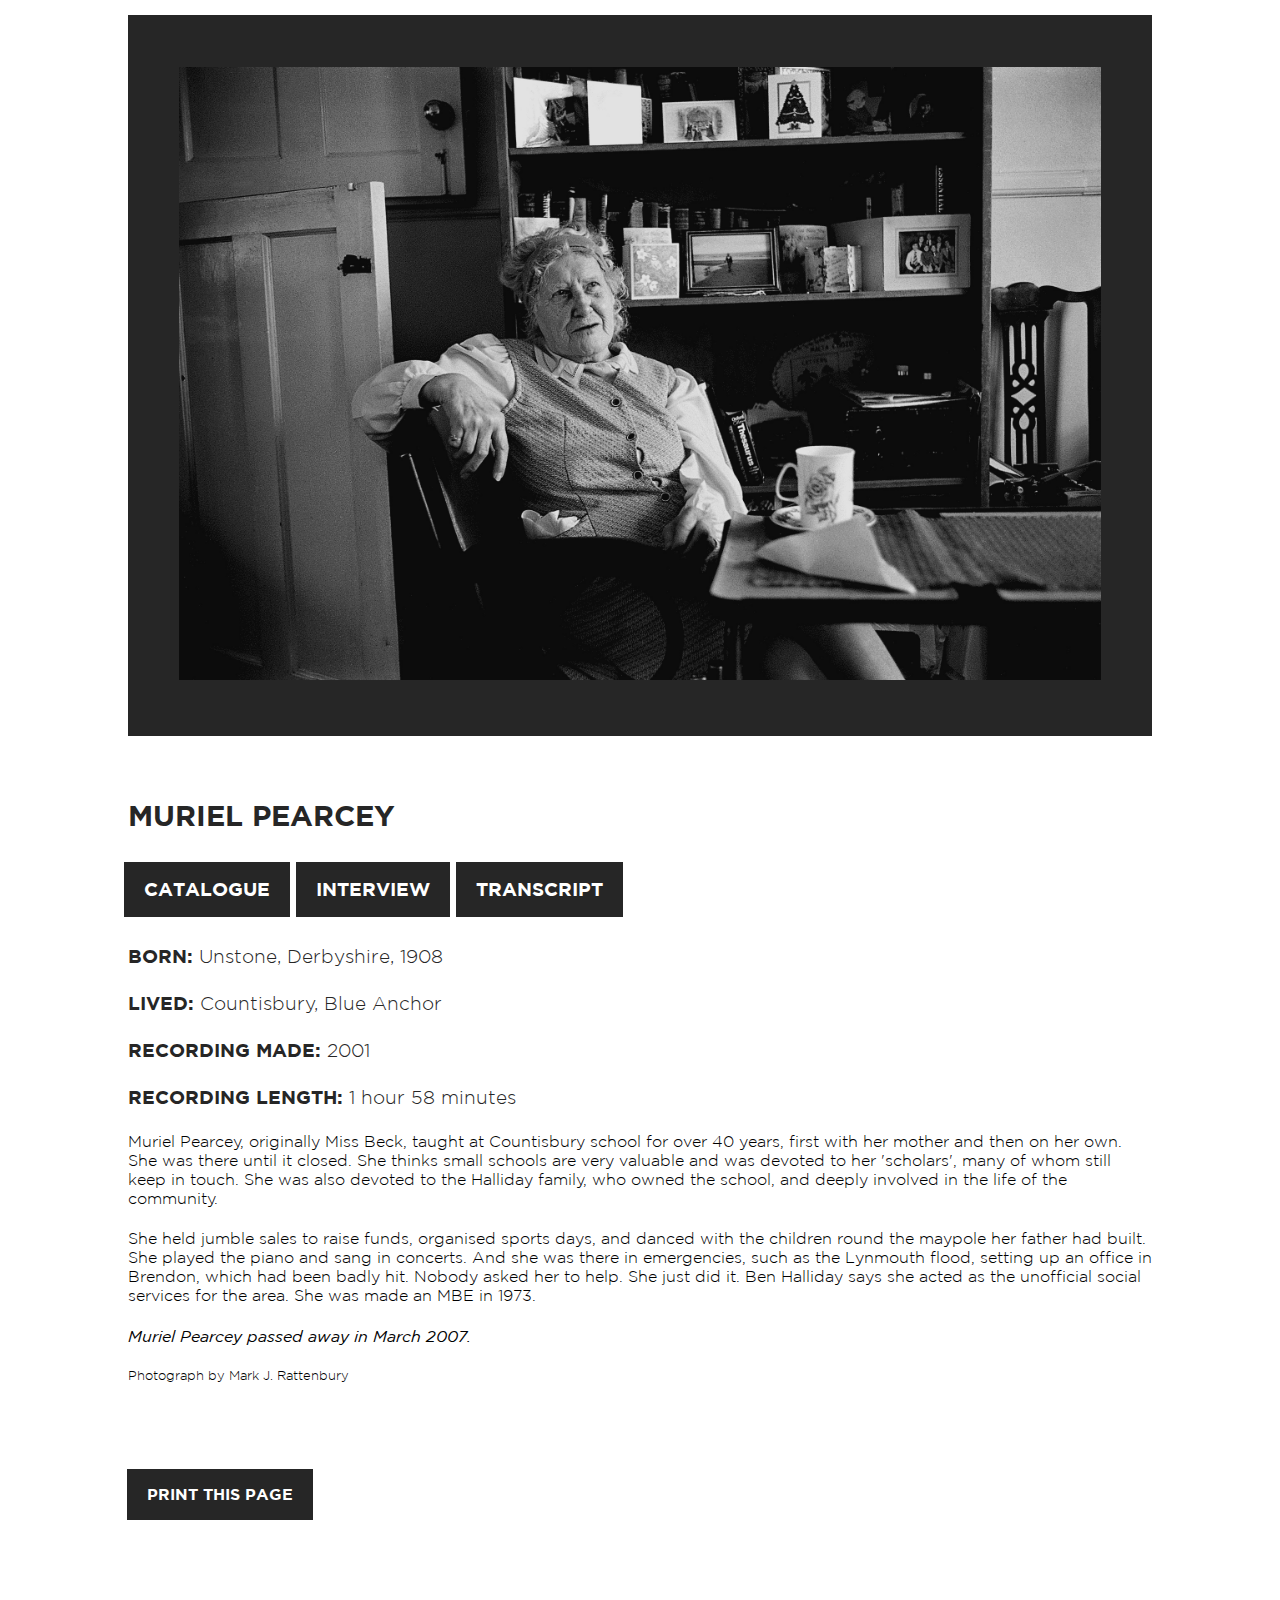
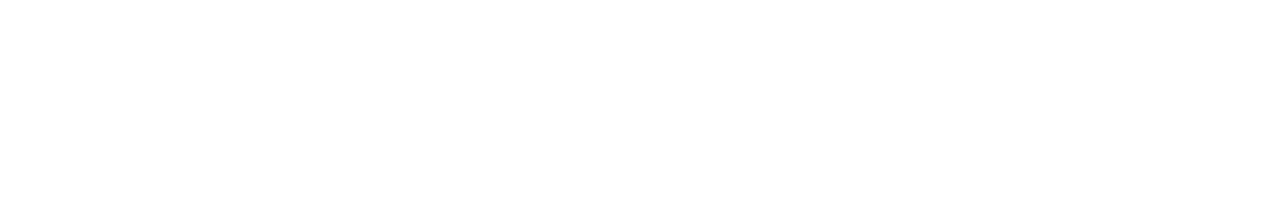
<file: html/muriel_pearcey.html>
<!DOCTYPE html>
<html lang="en">
<meta name="viewport" content="width=device-width, initial-scale=1">

<head>
    <link rel="stylesheet" href="../css/root-stylesheet.css">
    <link rel="stylesheet" href="../css/home.css">
    <link rel="stylesheet" href="../css/archive.css">
    <link rel="stylesheet" href="../css/footer.css">
    <link rel="stylesheet" href="../css/tables.css">
    <link rel="stylesheet" href="../css/modal.css">
    <link rel="stylesheet" href="../css/theme-switch.css">
    <link rel="stylesheet" href="../css/media-1600.css">
    <link rel="stylesheet" href="../css/media-980.css">
    <link rel="stylesheet" href="../css/media-750.css">
    <link rel="stylesheet" href="../css/media-print.css">
    <link rel="shortcut icon" href="../media/head/logo-icon.png">
    <link rel="shortcut icon" href="../media/head/logo-icon.png">
    <title>Muriel Pearcey - The Exmoor Oral History Archive</title>
</head>

<body style="background-color: rgba(1,1,1,0); padding-bottom: 20%;">

<div class="content">

    <div class="interview-content">

        <div>
            <div class="image-border">
                <img class="main-image" src="../media/photographs/muriel_pearcey.jpg" alt="Muriel Pearcey">
            </div>
        </div>

        <div class="interview-text-block">

            <h2 style="text-align: left; margin-top: 0;">MURIEL PEARCEY</h2>

            <table class="links-table">
                <tr>
                    <td><a class="link" style="margin-left: 0;" href="https://devon-describe.epexio.com/records/B723/OHA/9">CATALOGUE</a></td>
                    <td><a class="link" href="https://devon-describe.epexio.com/records/B723/OHA/9/1">INTERVIEW</a></td>
                    <td><a class="link" style="margin-right: 0;" href="https://devon-describe.epexio.com/records/B723/OHA/9/2">TRANSCRIPT</a></td>
                </tr>
            </table>

            <p class="stats-text"><b>BORN: </b>Unstone, Derbyshire, 1908</p>
            <p class="stats-text"><b>LIVED: </b>Countisbury, Blue Anchor</p>
            <p class="stats-text"><b>RECORDING MADE: </b>2001</p>
            <p class="stats-text"><b>RECORDING LENGTH: </b>1 hour 58 minutes</p>

            <p class="body-text">Muriel Pearcey, originally Miss Beck, taught at Countisbury school for over 40 years, first with her mother and then on her own. She was there until it closed. She thinks small schools are very valuable and was devoted to her 'scholars', many of whom still keep in touch. She was also devoted to the Halliday family, who owned the school, and deeply involved in the life of the community.</p>
            
            <p class="body-text">She held jumble sales to raise funds, organised sports days, and danced with the children round the maypole her father had built. She played the piano and sang in concerts. And she was there in emergencies, such as the Lynmouth flood, setting up an office in Brendon, which had been badly hit. Nobody asked her to help. She just did it. Ben Halliday says she acted as the unofficial social services for the area. She was made an MBE in 1973.</p>
            
            <p class="body-text"><i>Muriel Pearcey passed away in March 2007.</i></p>
            <p style="font-size: 10pt;" class="body-text">Photograph by Mark J. Rattenbury</p>

            <div class="print-container">
                <table class="links-table" style="margin-top: 8%;">
                    <tr>
                        <td><a class="link" href="Javascript:window.print();" style="font-size: 12pt;">PRINT THIS PAGE</a></td>
                    </tr>
                </table>
            </div>

        </div>

    </div>

</div>

<div id="theme-switch-icon" style="display: none;"></div>

</body>

</html>

<script src="../javascript/theme-switch.js"></script>
</file>
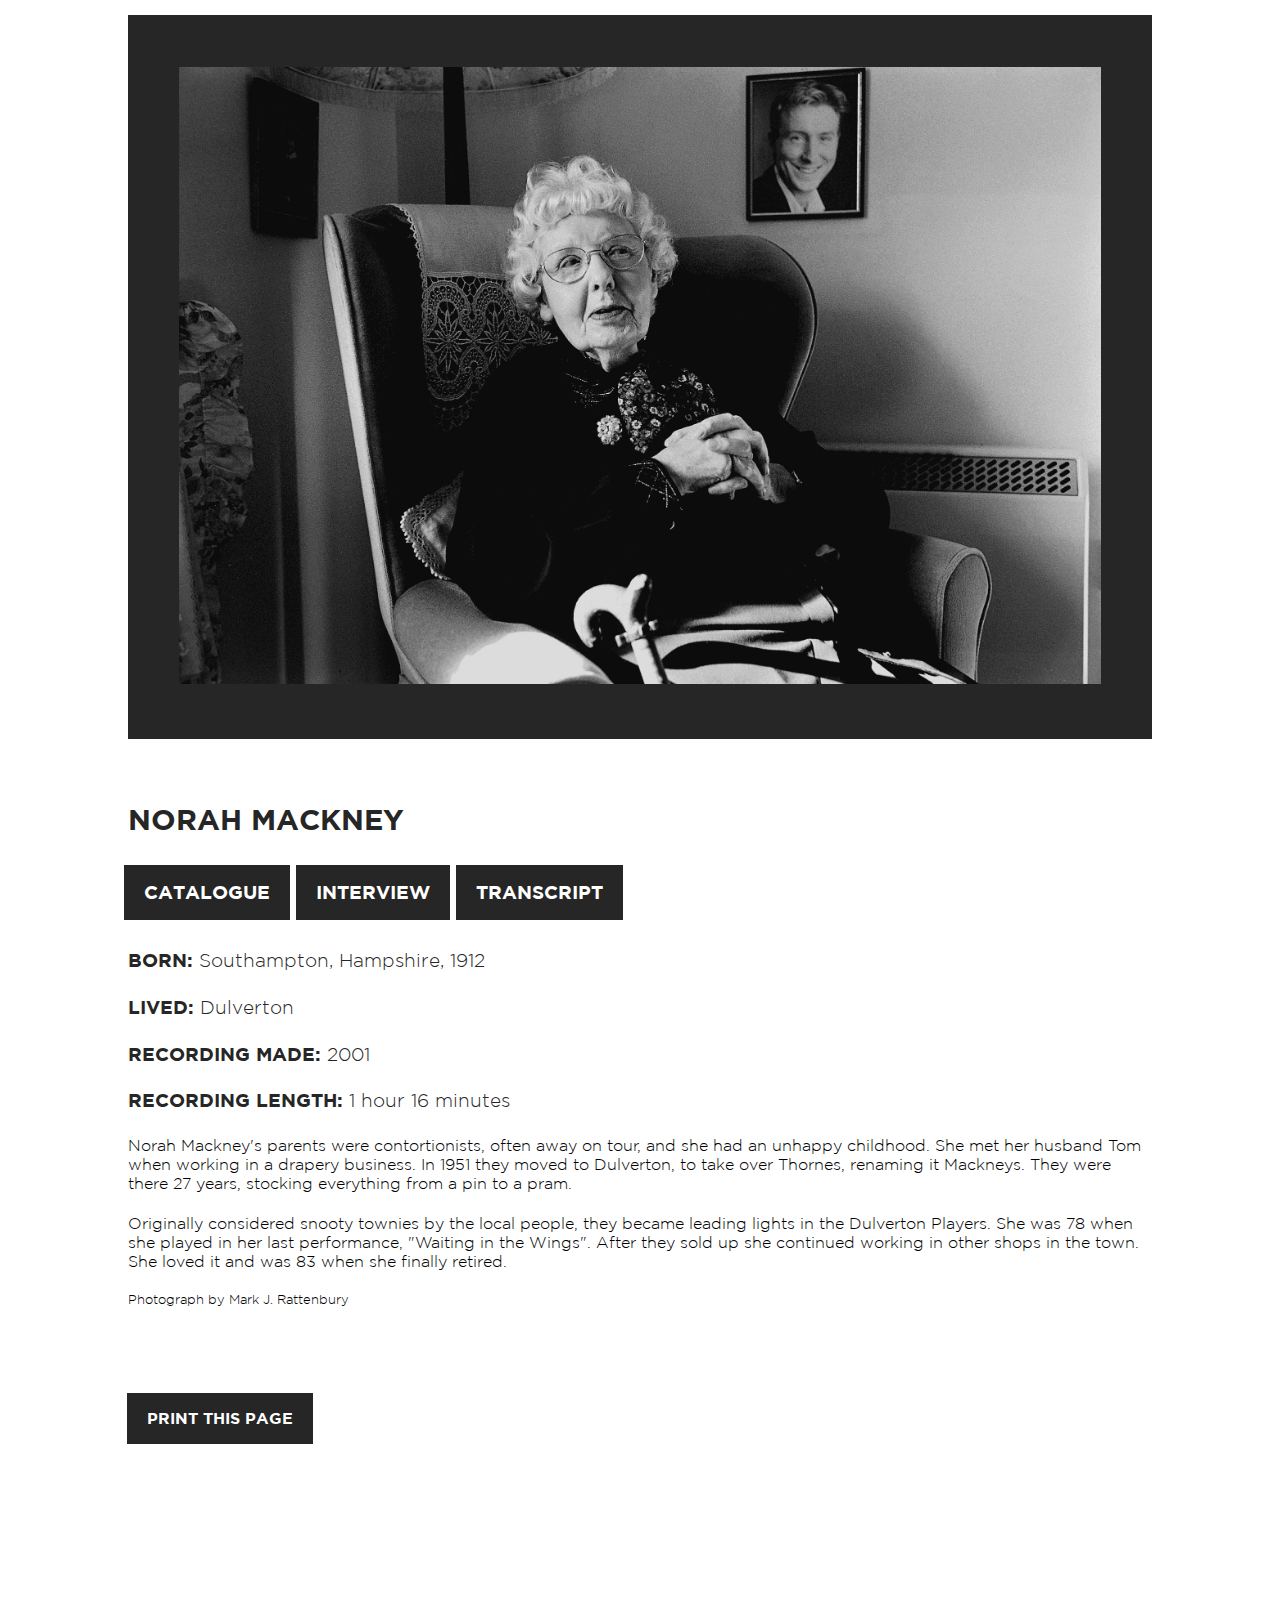
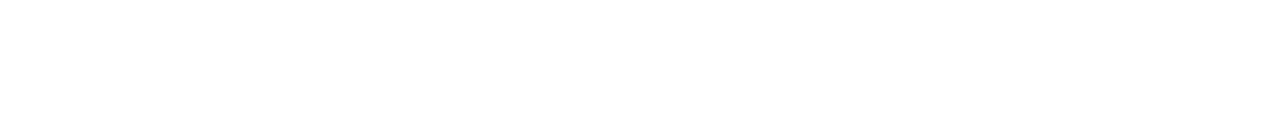
<file: html/norah_mackney.html>
<!DOCTYPE html>
<html lang="en">
<meta name="viewport" content="width=device-width, initial-scale=1">

<head>
    <link rel="stylesheet" href="../css/root-stylesheet.css">
    <link rel="stylesheet" href="../css/home.css">
    <link rel="stylesheet" href="../css/archive.css">
    <link rel="stylesheet" href="../css/footer.css">
    <link rel="stylesheet" href="../css/tables.css">
    <link rel="stylesheet" href="../css/modal.css">
    <link rel="stylesheet" href="../css/theme-switch.css">
    <link rel="stylesheet" href="../css/media-1600.css">
    <link rel="stylesheet" href="../css/media-980.css">
    <link rel="stylesheet" href="../css/media-750.css">
    <link rel="stylesheet" href="../css/media-print.css">
    <link rel="shortcut icon" href="../media/head/logo-icon.png">
    <link rel="shortcut icon" href="../media/head/logo-icon.png">
    <title>Norah Mackney - The Exmoor Oral History Archive</title>
</head>

<body style="background-color: rgba(1,1,1,0); padding-bottom: 20%;">

<div class="content">

    <div class="interview-content">

        <div>
            <div class="image-border">
                <img class="main-image" src="../media/photographs/norah_mackney.jpg" alt="Norah Mackney">
            </div>
        </div>

        <div class="interview-text-block">

            <h2 style="text-align: left; margin-top: 0;">NORAH MACKNEY</h2>

            <table class="links-table">
                <tr>
                    <td><a class="link" style="margin-left: 0;" href="https://devon-describe.epexio.com/records/B723/OHA/12">CATALOGUE</a></td>
                    <td><a class="link" href="https://devon-describe.epexio.com/records/B723/OHA/12/1">INTERVIEW</a></td>
                    <td><a class="link" style="margin-right: 0;" href="https://devon-describe.epexio.com/records/B723/OHA/12/2">TRANSCRIPT</a></td>
                </tr>
            </table>

            <p class="stats-text"><b>BORN: </b>Southampton, Hampshire, 1912</p>
            <p class="stats-text"><b>LIVED: </b>Dulverton</p>
            <p class="stats-text"><b>RECORDING MADE: </b>2001</p>
            <p class="stats-text"><b>RECORDING LENGTH: </b>1 hour 16 minutes</p>

            <p class="body-text">Norah Mackney's parents were contortionists, often away on tour, and she had an unhappy childhood. She met her husband Tom when working in a drapery business. In 1951 they moved to Dulverton, to take over Thornes, renaming it Mackneys. They were there 27 years, stocking everything from a pin to a pram.</p>
            
            <p class="body-text">Originally considered snooty townies by the local people, they became leading lights in the Dulverton Players. She was 78 when she played in her last performance, "Waiting in the Wings". After they sold up she continued working in other shops in the town. She loved it and was 83 when she finally retired.</p>
            
            
            <p style="font-size: 10pt;" class="body-text">Photograph by Mark J. Rattenbury</p>

            <div class="print-container">
                <table class="links-table" style="margin-top: 8%;">
                    <tr>
                        <td><a class="link" href="Javascript:window.print();" style="font-size: 12pt;">PRINT THIS PAGE</a></td>
                    </tr>
                </table>
            </div>

        </div>

    </div>

</div>

<div id="theme-switch-icon" style="display: none;"></div>

</body>

</html>

<script src="../javascript/theme-switch.js"></script>
</file>
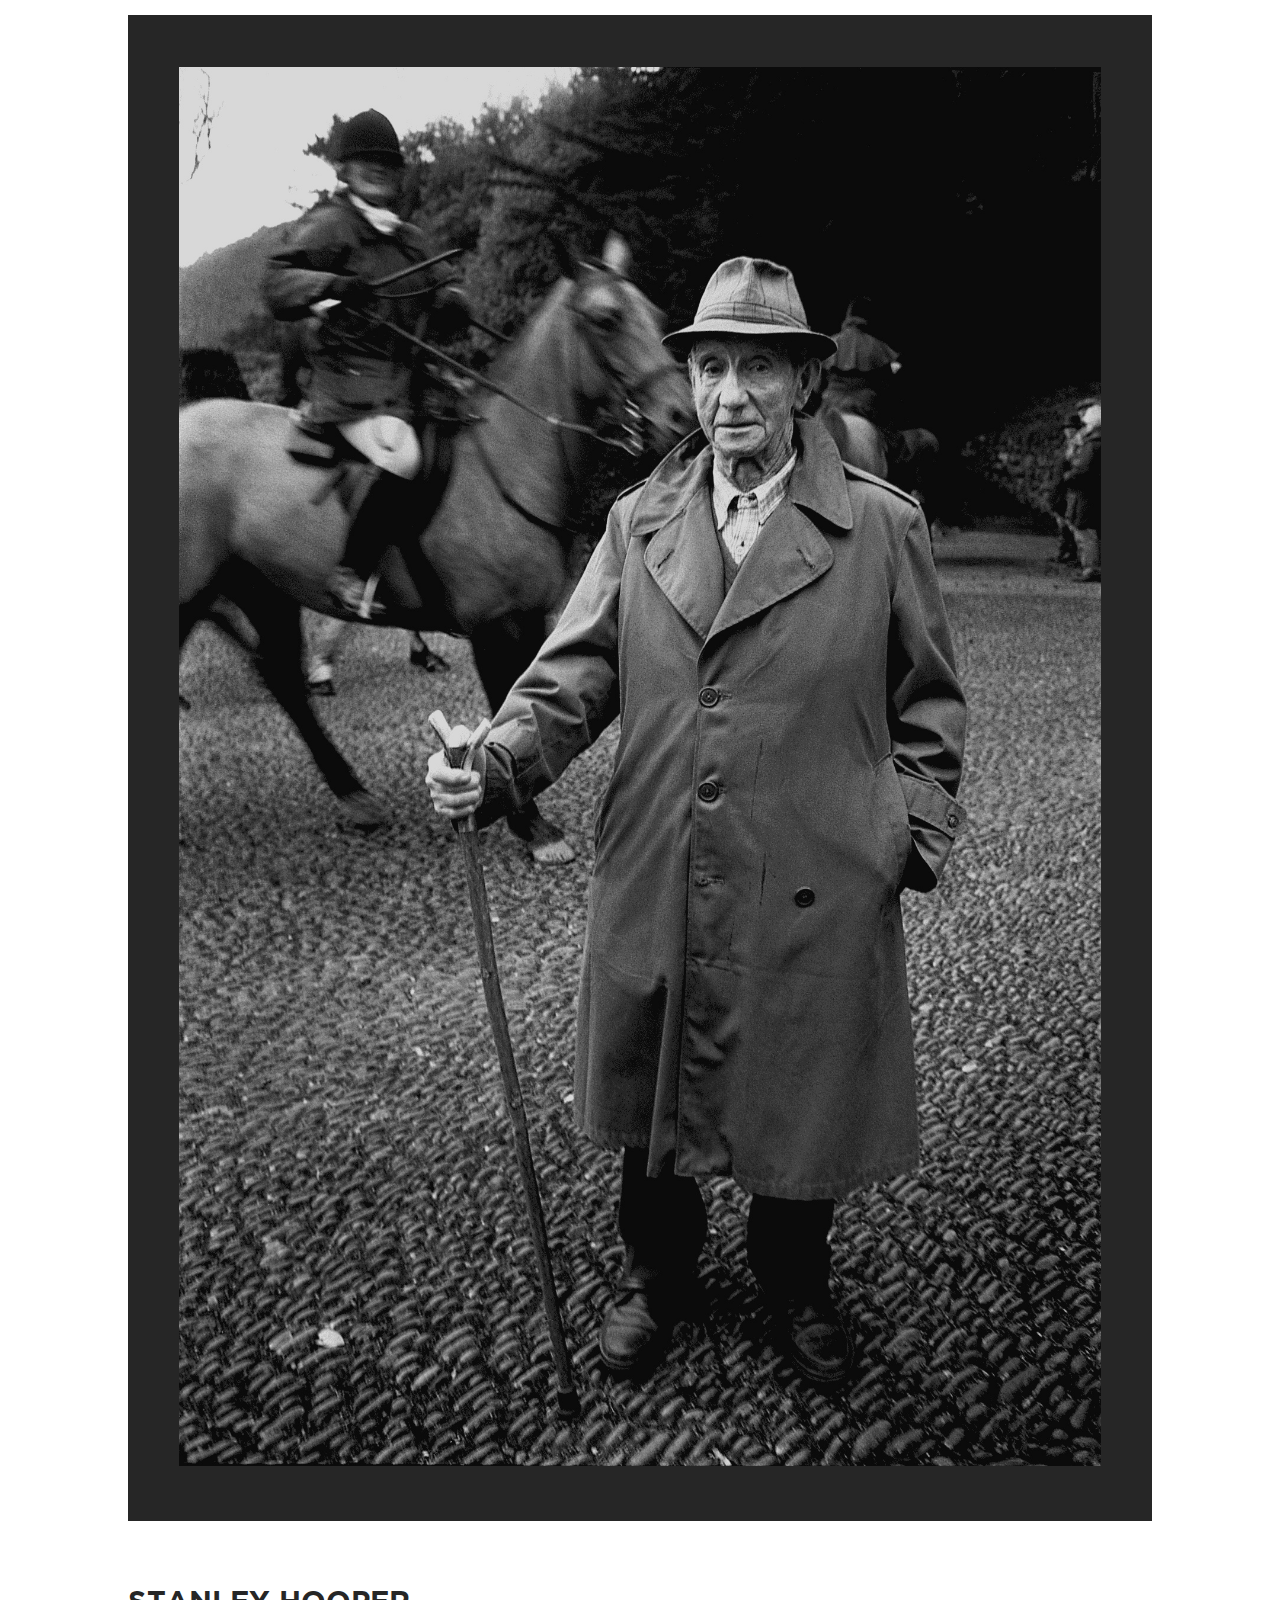
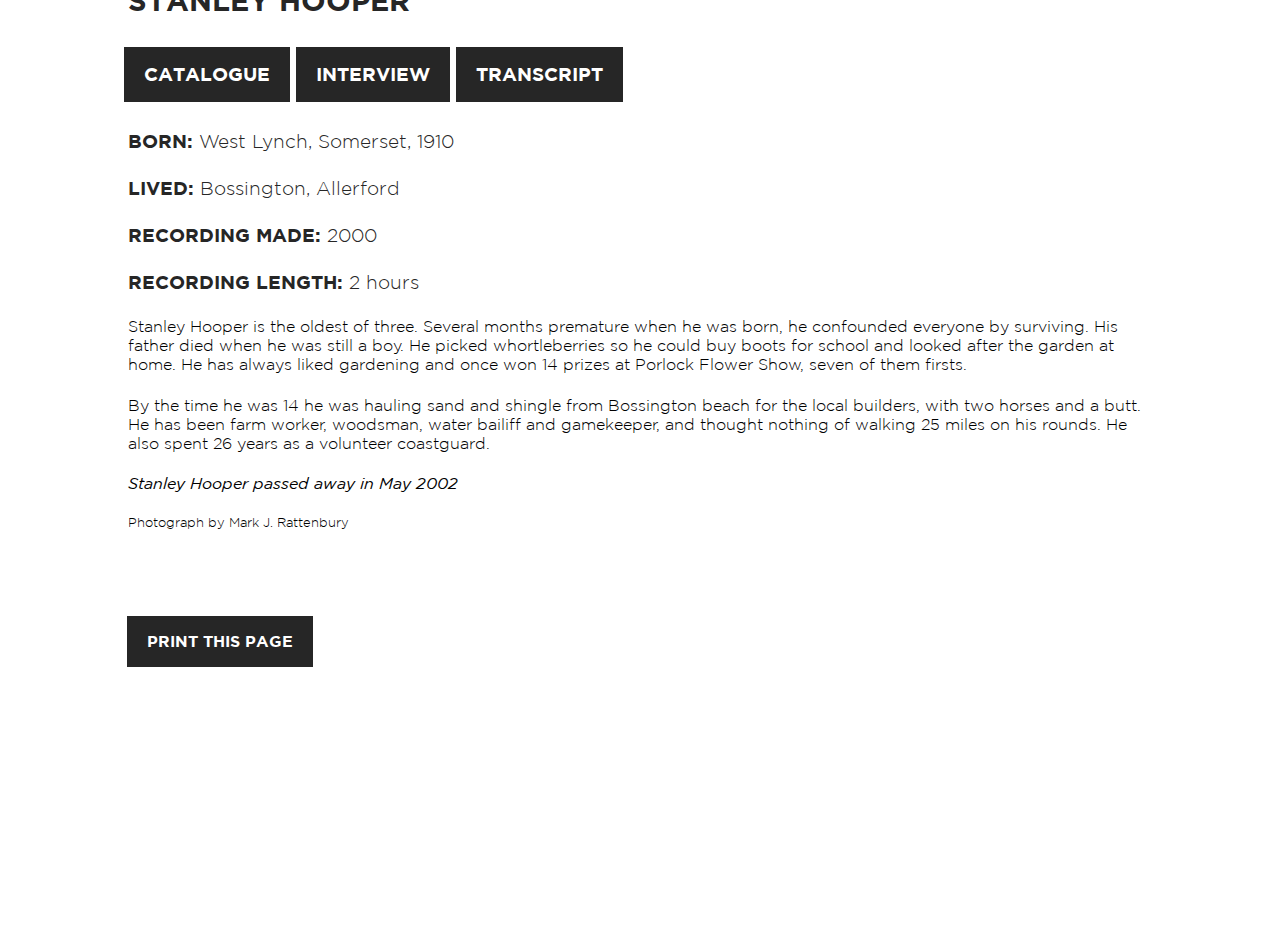
<file: html/stanley_hooper.html>
<!DOCTYPE html>
<html lang="en">
<meta name="viewport" content="width=device-width, initial-scale=1">

<head>
    <link rel="stylesheet" href="../css/root-stylesheet.css">
    <link rel="stylesheet" href="../css/home.css">
    <link rel="stylesheet" href="../css/archive.css">
    <link rel="stylesheet" href="../css/footer.css">
    <link rel="stylesheet" href="../css/tables.css">
    <link rel="stylesheet" href="../css/modal.css">
    <link rel="stylesheet" href="../css/theme-switch.css">
    <link rel="stylesheet" href="../css/media-1600.css">
    <link rel="stylesheet" href="../css/media-980.css">
    <link rel="stylesheet" href="../css/media-750.css">
    <link rel="stylesheet" href="../css/media-print.css">
    <link rel="shortcut icon" href="../media/head/logo-icon.png">
    <link rel="shortcut icon" href="../media/head/logo-icon.png">
    <title>Stanley Hooper - The Exmoor Oral History Archive</title>
</head>

<body style="background-color: rgba(1,1,1,0); padding-bottom: 20%;">

<div class="content">

    <div class="interview-content">

        <div>
            <div class="image-border">
                <img class="main-image" src="../media/photographs/stanley_hooper.jpg" alt="Stanley Hooper">
            </div>
        </div>

        <div class="interview-text-block">

            <h2 style="text-align: left; margin-top: 0;">STANLEY HOOPER</h2>

            <table class="links-table">
                <tr>
                    <td><a class="link" style="margin-left: 0;" href="https://devon-describe.epexio.com/records/B723/OHA/2">CATALOGUE</a></td>
                    <td><a class="link" href="https://devon-describe.epexio.com/records/B723/OHA/2/1">INTERVIEW</a></td>
                    <td><a class="link" style="margin-right: 0;" href="https://devon-describe.epexio.com/records/B723/OHA/2/2">TRANSCRIPT</a></td>
                </tr>
            </table>

            <p class="stats-text"><b>BORN: </b>West Lynch, Somerset, 1910</p>
            <p class="stats-text"><b>LIVED: </b>Bossington, Allerford</p>
            <p class="stats-text"><b>RECORDING MADE: </b>2000</p>
            <p class="stats-text"><b>RECORDING LENGTH: </b>2 hours</p>

            <p class="body-text">Stanley Hooper is the oldest of three. Several months premature when he was born, he confounded everyone by surviving. His father died when he was still a boy. He picked whortleberries so he could buy boots for school and looked after the garden at home. He has always liked gardening and once won 14 prizes at Porlock Flower Show, seven of them firsts.</p>
            
            <p class="body-text">By the time he was 14 he was hauling sand and shingle from Bossington beach for the local builders, with two horses and a butt. He has been farm worker, woodsman, water bailiff and gamekeeper, and thought nothing of walking 25 miles on his rounds. He also spent 26 years as a volunteer coastguard.</p>
            
            <p class="body-text"><i>Stanley Hooper passed away in May 2002</i></p>
            <p style="font-size: 10pt;" class="body-text">Photograph by Mark J. Rattenbury</p>

            <div class="print-container">
                <table class="links-table" style="margin-top: 8%;">
                    <tr>
                        <td><a class="link" href="Javascript:window.print();" style="font-size: 12pt;">PRINT THIS PAGE</a></td>
                    </tr>
                </table>
            </div>

        </div>

    </div>

</div>

<div id="theme-switch-icon" style="display: none;"></div>

</body>

</html>

<script src="../javascript/theme-switch.js"></script>
</file>
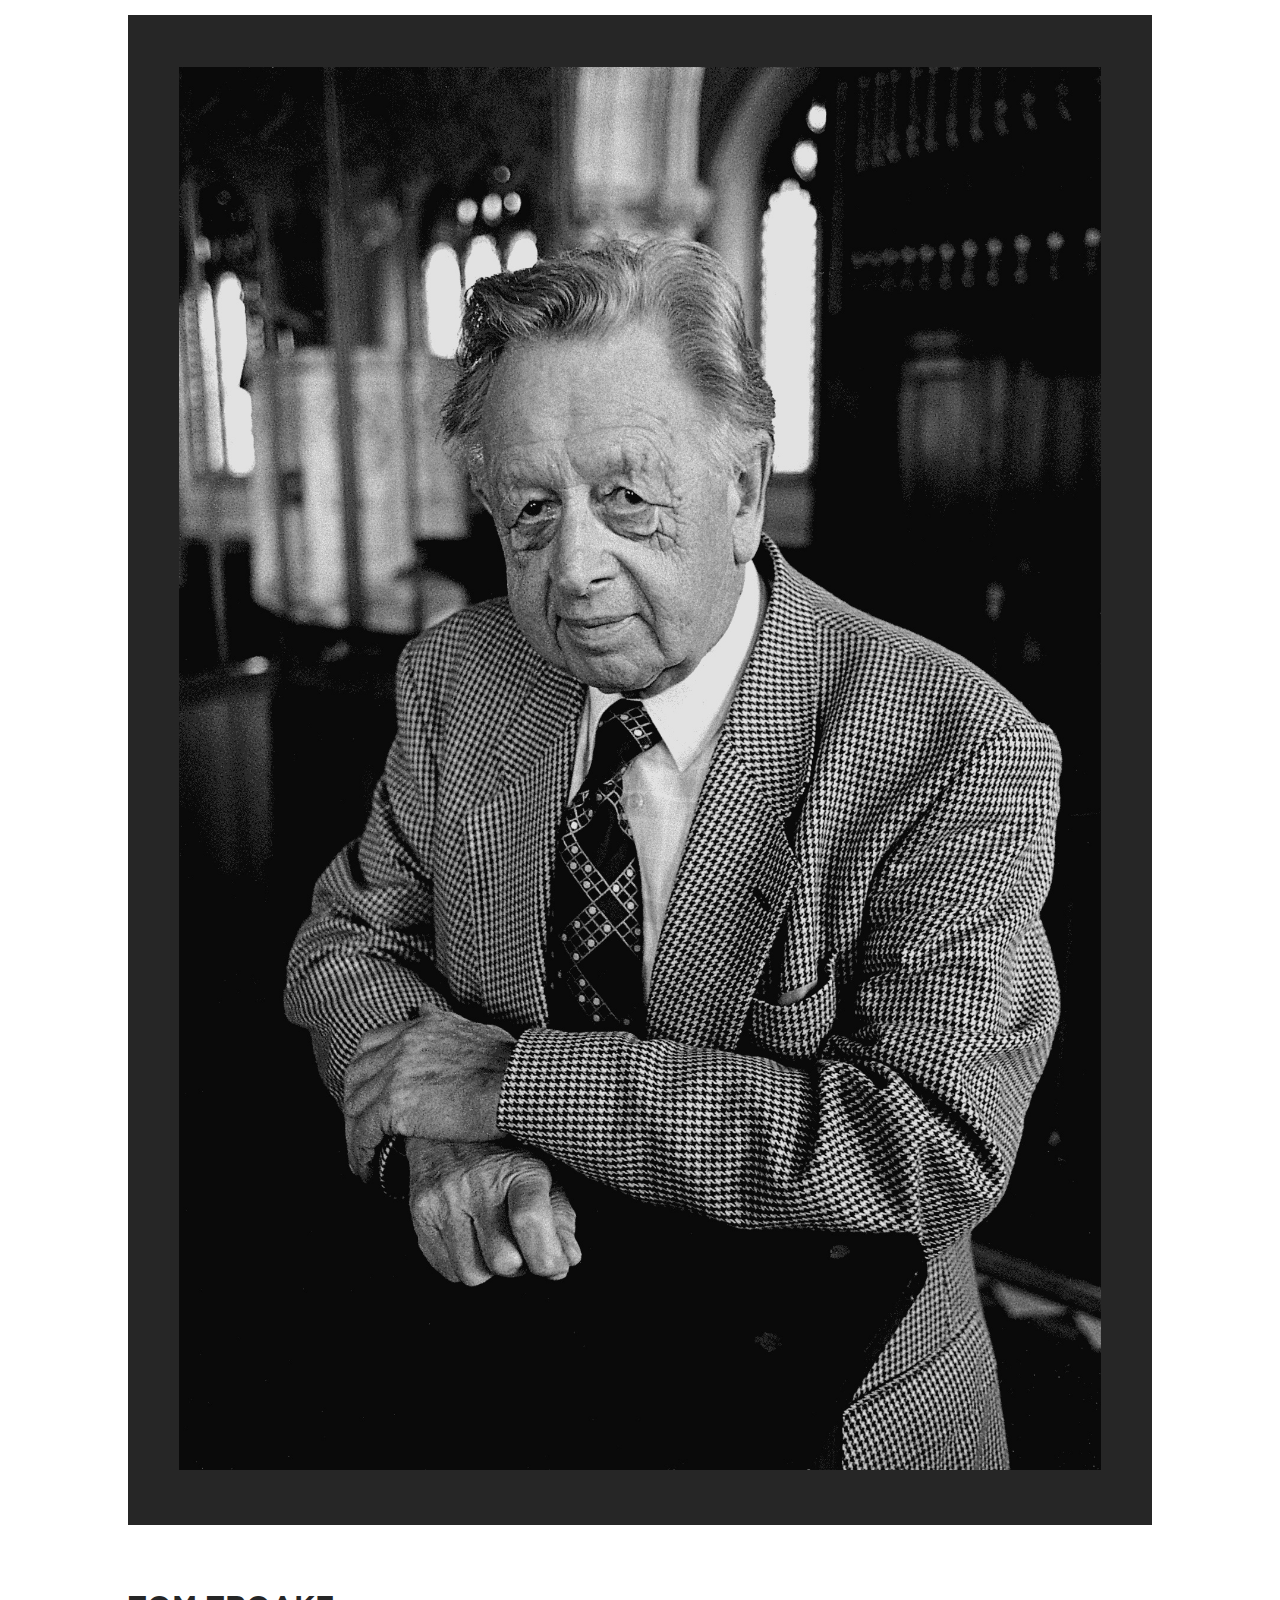
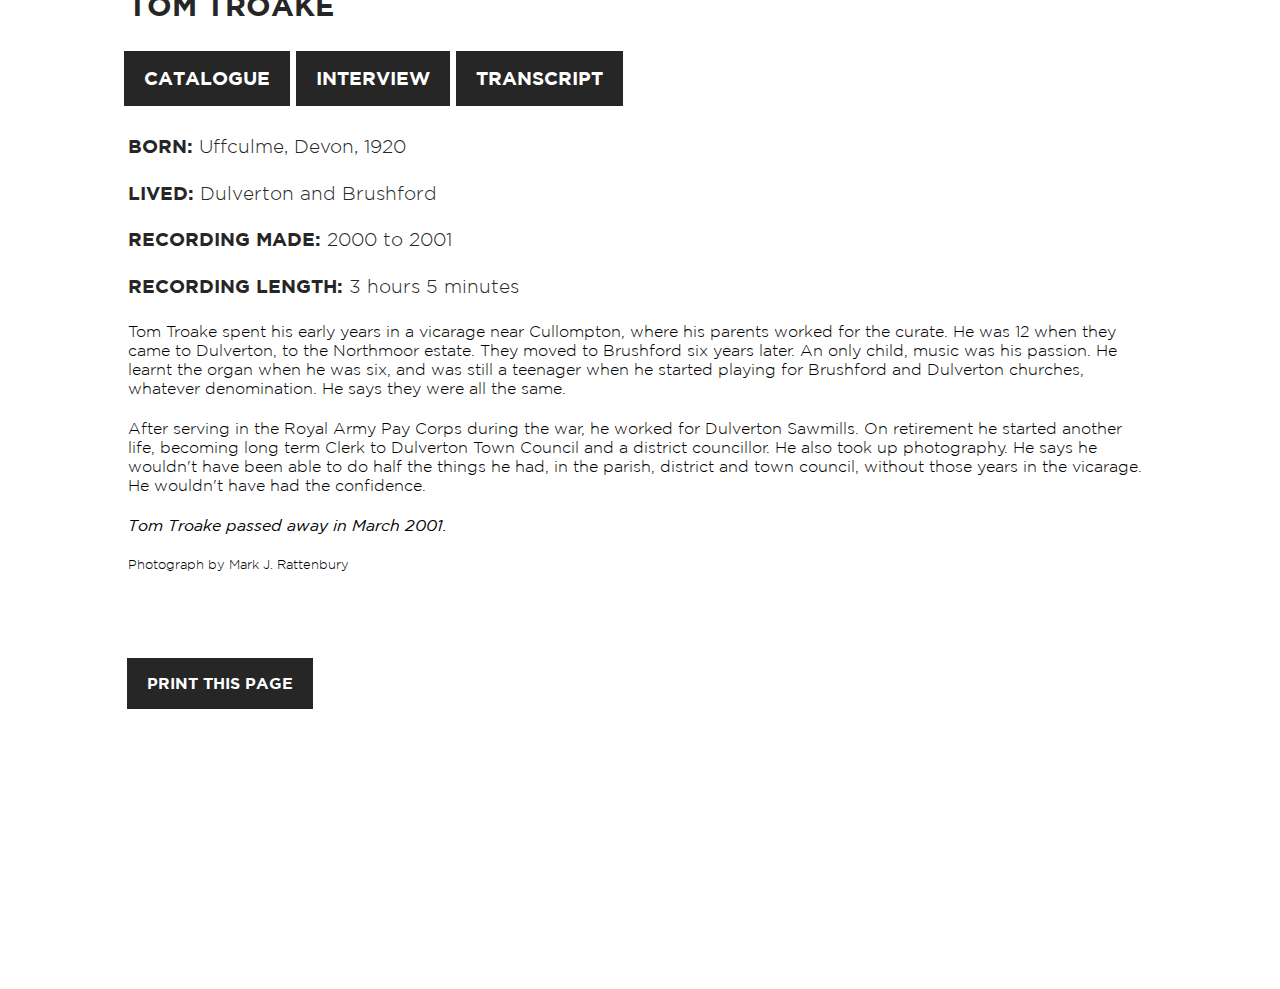
<file: html/tom_troake.html>
<!DOCTYPE html>
<html lang="en">
<meta name="viewport" content="width=device-width, initial-scale=1">

<head>
    <link rel="stylesheet" href="../css/root-stylesheet.css">
    <link rel="stylesheet" href="../css/home.css">
    <link rel="stylesheet" href="../css/archive.css">
    <link rel="stylesheet" href="../css/footer.css">
    <link rel="stylesheet" href="../css/tables.css">
    <link rel="stylesheet" href="../css/modal.css">
    <link rel="stylesheet" href="../css/theme-switch.css">
    <link rel="stylesheet" href="../css/media-1600.css">
    <link rel="stylesheet" href="../css/media-980.css">
    <link rel="stylesheet" href="../css/media-750.css">
    <link rel="stylesheet" href="../css/media-print.css">
    <link rel="shortcut icon" href="../media/head/logo-icon.png">
    <link rel="shortcut icon" href="../media/head/logo-icon.png">
    <title>Tom Troake - The Exmoor Oral History Archive</title>
</head>

<body style="background-color: rgba(1,1,1,0); padding-bottom: 20%;">

<div class="content">

    <div class="interview-content">

        <div>
            <div class="image-border">
                <img class="main-image" src="../media/photographs/tom_troake.jpg" alt="Tom Troake">
            </div>
        </div>

        <div class="interview-text-block">

            <h2 style="margin-top: 0;">TOM TROAKE</h2>

            <table class="links-table">
                <tr>
                    <td><a class="link" style="margin-left: 0;" href="https://devon-describe.epexio.com/records/B723/OHA/1">CATALOGUE</a></td>
                    <td><a class="link" href="https://devon-describe.epexio.com/records/B723/OHA/1/1">INTERVIEW</a></td>
                    <td><a class="link" style="margin-right: 0;" href="https://devon-describe.epexio.com/records/B723/OHA/1/2">TRANSCRIPT</a></td>
                </tr>
            </table>

            <p class="stats-text"><b>BORN: </b>Uffculme, Devon, 1920</p>
            <p class="stats-text"><b>LIVED: </b>Dulverton and Brushford</p>
            <p class="stats-text"><b>RECORDING MADE: </b>2000 to 2001</p>
            <p class="stats-text"><b>RECORDING LENGTH: </b>3 hours 5 minutes</p>

            <p class="body-text">Tom Troake spent his early years in a vicarage near Cullompton, where his parents worked for the curate. He was 12 when they came to Dulverton, to the Northmoor estate. They moved to Brushford six years later. An only child, music was his passion. He learnt the organ when he was six, and was still a teenager when he started playing for Brushford and Dulverton churches, whatever denomination. He says they were all the same.</p>
            
            <p class="body-text">After serving in the Royal Army Pay Corps during the war, he worked for Dulverton Sawmills. On retirement he started another life, becoming long term Clerk to Dulverton Town Council and a district councillor. He also took up photography. He says he wouldn't have been able to do half the things he had, in the parish, district and town council, without those years in the vicarage. He wouldn't have had the confidence.</p>
            
            <p class="body-text"><i>Tom Troake passed away in March 2001.</i></p>
            <p style="font-size: 10pt;" class="body-text">Photograph by Mark J. Rattenbury</p>

            <div class="print-container">
                <table class="links-table" style="margin-top: 8%;">
                    <tr>
                        <td><a class="link" href="Javascript:window.print();" style="font-size: 12pt;">PRINT THIS PAGE</a></td>
                    </tr>
                </table>
            </div>

        </div>

    </div>

</div>

<div id="theme-switch-icon" style="display: none;"></div>

</body>

</html>

<script src="../javascript/theme-switch.js"></script>
</file>
<file: css/root-stylesheet.css>
:root {
  --background-colour: inherit;
  --text-colour: inherit;
  --alt-text-colour: inherit;
  --transparency-colour: inherit;
  --modal-background-colour: inherit;
}

@font-face {font-family: Gotham; font-weight: normal; src: url(../fonts/GothamBook.ttf);}

@font-face {font-family: Gotham; font-weight: bold; src: url(../fonts/GothamBold.ttf);}

@font-face {font-family: Gotham; font-style: italic; src: url(../fonts/GothamBookItalic.ttf);}

@font-face {font-family: Gotham; font-weight: lighter; src: url(../fonts/GothamLight.ttf);}

html{scroll-behavior: smooth;}

body {margin: 0; background-color: var(--background-colour);}

header {width: 100%; background-image: url(../media/photographs/jim_collins.jpg); background-position: top; background-repeat: no-repeat; background-size: cover; padding-top: 2%;}

h1 {color: #262626; font-family: "Gotham"; font-weight: bold; width: 50%; margin-left: 15%; font-size: 84pt; margin-bottom: 0px; text-align: left; color: #ffffff; margin-top: 0; text-shadow: 3pt 3pt #262626a0;}

h2 {color: var(--text-colour); padding-top: 1%; font-family: "Gotham"; font-size: 22pt; margin-bottom: -5px; text-align: left;}

a {color: #ffffffff; text-decoration: none; -o-transition:opacity .5s ease-in-out; -ms-transition:opacity .5s ease-in-out; -moz-transition:opacity .5s ease-in-out; -webkit-transition:opacity .5s ease-in-out; transition: opacity .5s ease-in-out;}

.pageswitch {
  margin-top: 1%;
  font-size: 24pt;
  font-weight: normal;
  text-shadow: none;
}

.body-text {
  font-family: "Gotham";
  text-align: left;
  width: 100%;
  padding-top: .5%;
  padding-left: 0%;
  color: var(--alt-text-colour);
}

.content {
  margin-left: 15%;
  margin-right: 15%;
}

::selection {background: #666666D0; color: #FFCD00;}

@-webkit-keyframes fadeIn {
  from {opacity: 0} 
  to {opacity: 1}
}

@keyframes fadeIn {
  from {opacity: 0} 
  to {opacity: 1}
}
</file>
<file: css/home.css>
.home-link:hover, .home-link:focus {opacity: 60%;}

.gradient { background-image: linear-gradient(#ffffff00, var(--background-colour)); margin-top: 5%; padding-bottom: 40%;}

.gradient-bottom { background-image: linear-gradient(var(--background-colour), #ffffff00); margin-top: 0; padding-top: 0; padding-bottom: 20%;}

.footer-image { width: 100%; padding-bottom: 0; background-image: url(../media/photographs/hilda_parham.jpg); background-position: bottom; background-repeat: no-repeat; background-size: cover; padding-top: 0; margin-top: 5%;}

.body-text-left {width: 50%; margin-left: 15%; text-align: left; font-size: 14pt; padding-bottom: 2%;}
  
.body-text-right {width: 50%; margin-right: 15%; margin-left: auto; text-align: right; font-size: 14pt; color: var(--text-colour); padding-bottom: 2%}
  
.heading-left {font-size: 32pt; font-weight: bold; padding-top: 2%; padding-bottom: 1%; text-align: left; width: 50%; margin-left: 15%; margin-right: auto; color: var(--text-colour); text-shadow: none;}
  
.heading-right {font-size: 32pt; font-weight: bold; padding-top: 2%; padding-bottom: 1%; text-align: right; width: 50%; margin-left: auto; margin-right: 15%; color: var(--text-colour); text-shadow: none;}

.scroll-down {font-weight: bold; bottom: 1%; font-size: 14pt; position: fixed; user-select: none; text-align: center;}

#scroll-down {transition: opacity .5s ease-in-out;}

#information {font-family:'Times New Roman', Times, serif; font-size: 32pt; font-weight: normal; font-style: italic; letter-spacing: 2pt; padding-top: 3%; margin-top: -5%; padding-bottom: 0; text-align: right; width: 50%; margin-right: 15%; margin-left: auto; color: var(--text-colour); text-shadow: none;}

.quote-attribution {font-size: 24pt; font-weight: lighter; padding-top: 3%; padding-bottom: 5%; text-align: right; width: 50%; margin-right: 15%; margin-left: auto; color: var(--text-colour); text-shadow: none;}

.quote-footer {font-family:'Times New Roman', Times, serif; font-size: 28pt; font-weight: normal; font-style: italic; letter-spacing: 2pt; padding-top: 5%; margin-top: 5%; padding-bottom: 0; text-align: left; width: 50%; margin-right: auto; margin-left: 15%; color: var(--text-colour); text-shadow: none;}

.quote-attribution-footer {font-size: 18pt; font-weight: lighter; padding-top: 2%; padding-bottom: 5%; text-align: left; width: 50%; margin-right: auto; margin-left: 15%; color: var(--text-colour); text-shadow: none;}

.scroll-to-top {font-weight: bold; padding-top: 48%; padding-bottom: 2%; font-size: 14pt; margin-bottom: 0; text-shadow: 1pt 1pt #262626a0; text-align: center;}
</file>
<file: css/footer.css>
footer {background-color: #ffffff; color: white; padding-left: 15%; padding-right: 15%; padding-top: 3%; padding-bottom: 1%; margin-top: 0;}

.footer-links {
    width:80%;
    margin-bottom: 5%;
    margin-left: 20%;
}

td .footer-link {
    display: block;
    color: #000000;
    background-color: #ffffff;
    font-family: "Gotham";
    font-size: 12pt;
    text-align: left;
    padding: 14px 18px;
    text-decoration: none;
    -o-transition:color 0s ease-out, background .5s ease-in, color .5s ease-in;
    -ms-transition:color 0s ease-out, background .5s ease-in, color .5s ease-in;
    -moz-transition:color 0s ease-out, background .5s ease-in, color .5s ease-in;
    -webkit-transition:color 0s ease-out, background .5s ease-in, color .5s ease-in;
    transition:color 0s ease-out, background .5s ease-in, color .5s ease-in;
}

td .footer-link:hover {
    background-color: #262626;
    color: #ffffff;
}

.logo-image {
    margin-top: 0;
    margin-right: 2%;
    margin-bottom: 2%;
    float: left;
}

.charity {
    font-family: "Gotham";
    text-align: left;
    width: 100%;
    padding-top: 2%;
    margin-bottom: 5%;
    color: #000000;
    line-height: 15pt;
}
  
.copyright {
    font-family: "Gotham", Book;
    text-align: right;
    margin-bottom: 1%;
    color: #000000;
}
</file>
<file: css/archive.css>
.people-of-exmoor {font-size: 72pt; margin-top: 3%; text-shadow: 3pt 3pt #65656580; text-align: center;}

.archive-guide {font-size: 16pt; padding-bottom: 2%; text-align: center;}

.image-grid{ display: grid; grid-template-columns: 1fr 1fr 1fr 1fr 1fr 1fr; width: 70%; margin-top: 2%; margin-left: auto; margin-right: auto; justify-items: center; align-items: center; justify-content: end; margin-bottom: 3%; column-gap: 1.5%;}

.return-to-homepage {padding-bottom: 2%; font-size: 20pt; letter-spacing: 1.2pt;}

.image-preview{
  font-size: 15pt;
  text-align: center;
  padding-bottom: 5%;
  font-family: Gotham;
  width: 100%;
  height: 90%;
  background-color: #ffffff;
  -webkit-transition: all .5s ease-in, all .5s ease-out;
  -moz-transition: all .5s ease-in, all .5s ease-out;
  -o-transition: all .5s ease-in, all .5s ease-out;
  -ms-transition: all .5s ease-in, all .5s ease-out;
  transition: all .5s ease-in, all .5s ease-out;
  transition-timing-function: cubic-bezier(0.175, 0.885, 0.32, 1);
  margin-bottom: 10%;
  overflow: hidden;
}

.image-preview-m{
  width: 90%;
  height: auto;
  margin: 5%;
  -webkit-transition: all .5s ease-in, all .5s ease-out;
  -moz-transition: all .5s ease-in, all .5s ease-out;
  -o-transition: all .5s ease-in, all .5s ease-out;
  -ms-transition: all .5s ease-in, all .5s ease-out;
  transition: all .5s ease-in, all .5s ease-out;
}

.image-preview:hover {
  transform: scale(1.05);
}

.image-preview:hover .image-preview-m{
  transform: scale(1);
}

#background_image_credits {
  font-family: Gotham;
  width: 98%;
  color: #ffffff; padding: 0; text-align: right; font-size: 9pt;
}
  
#searchbar{
  margin-left: 15%;
  margin-right: auto;
  width: 70%;
  font-size: 20pt;
  font-family: Gotham;
  background-color: #26262600;
  color: #ffffffff;
  outline: none;
  padding: .5%;
  font-weight: bold;
  border: 0;
  text-transform: uppercase;
  border: 3pt solid #ffffff;
  -webkit-transition: all .5s ease-in, all .5s ease-out;
  -moz-transition: all .5s ease-in, all .5s ease-out;
  -o-transition: all .5s ease-in, all .5s ease-out;
  -ms-transition: all .5s ease-in, all .5s ease-out;
  transition: all .5s ease-in, all .5s ease-out;
}

#searchbar:focus{
  background-color: #ffffff;
  color: #000000;
  caret-color: #000000;
}

.image-scroll-container{
  margin-top: 5%;
  margin-bottom: 3%;
  width: 100%;
  padding-top: 2%;
  padding-bottom: 1%;
  background-attachment: fixed;
  background-position: bottom;
  background-repeat: no-repeat;
  background-size: cover;

}

[type="search"]::-webkit-search-cancel-button,
[type="search"]::-webkit-search-decoration {
  -webkit-appearance: none;
  appearance: none;
}
  
::placeholder{
  opacity: 1 !important;
  color: #ffffff !important;
}
  
input::-webkit-input-placeholder {
  color: #ffffff;
  opacity: 1;
}
</file>
<file: css/theme-switch.css>
.theme-switch-icon { position:absolute; width:20px; top:20px; right: 20px; -webkit-transition: all .5s ease-in-out; -moz-transition: all .5s ease-in-out; -o-transition: all .5s ease-in-out; -ms-transition: all .5s ease-in-out; transition: all .5s ease-in-out;}

.theme-switch-icon:hover { -webkit-filter: opacity(50%); filter: opacity(50%);}
</file>
<file: css/modal.css>
.modal {
    display: none; 
    position: fixed; 
    z-index: 1; 
    left: 0;
    top: 0;
    width: 100%; 
    height: 100%; 
    overflow: auto; 
    background-color: #000000; 
    background-color: #00000000; 
    -webkit-animation-name: fadeIn;
    -webkit-animation-duration: 0.5s;
    animation-name: fadeIn;
    animation-duration: 0.5s;
}
  
.modal-content {
    position: fixed;
    bottom: 0;
    background-color: var(--modal-background-colour);
    width: 100%;
    height: 100%;
}
  
.modal_close {
    font-family: "Gotham";
    color: var(--text-colour);
    float: right;
    margin-top: 1%;
    margin-bottom: 1%;
    margin-right: 15%;
    font-size: 40px;
    font-weight: bold;
    transition: opacity 0.5s;
}
  
.modal_home {
    font-family: "Gotham";
    color: var(--text-colour);
    float: left;
    margin-top: 1%;
    margin-bottom: 1%;
    margin-left: 15%;
    transition: opacity 0.5s;
    font-size: 18pt;
    padding-top: 10px;
    font-weight: bold;
}
  
.modal_home_icon {
    height: 18px;
    padding-top: 5px;
    margin-right: 15px;
}
  
.modal_close:hover,
.modal_home:hover,
.modal_close:focus,
.modal_home:focus {
    opacity: 0.3;
    text-decoration: none;
    cursor: pointer;
}

.links-table {
    border: 0px solid #ffffff00;
    width: auto;
    margin-top: 3%;
    margin-bottom: 2%;
    margin-left: 0;
    margin-right: auto;
}

.stats-text {
    font-family: "Gotham";
    text-align: left;
    font-size: 14pt;
    width: 100%;
    padding-top: .5%;
    padding-left: 0%;
    color: var(--text-colour);
}

.interview-content {
    display: grid;
    grid-template-columns: 1fr 1fr;
}

.main-image{
    overflow: hidden;
    width: 90%;
    height: auto;
    padding: 5%
}
  
.image-border{
    /* padding: 2%; */
    width: 90%;
    background-color: var(--text-colour);
    /* float: left; */
    position: relative;
    /* margin-right: 6%; */
    margin-top: 1.5%;
    margin-bottom: 5%;
}

.interview-text-block {
    border-left: 2pt solid var(--text-colour); padding-left: 10%;
}

td .link {
    background-color: var(--text-colour);
    border: 2px solid var(--text-colour);
    margin: 3px;
    display: block;
    color: var(--background-colour);
    font-family: "Gotham";
    font-weight: bold;
    font-size: 14pt;
    text-align: center;
    padding: 14px 18px;
    text-decoration: none;
    -o-transition:color 0s ease-out, background .5s ease-in, color .5s ease-in;
    -ms-transition:color 0s ease-out, background .5s ease-in, color .5s ease-in;
    -moz-transition:color 0s ease-out, background .5s ease-in, color .5s ease-in;
    -webkit-transition:color 0s ease-out, background .5s ease-in, color .5s ease-in;
    transition:color 0s ease-out, background .5s ease-in, color .5s ease-in;
}
  
td .link:hover {
    background-color: #26262600;
    color: var(--text-colour);
}
</file>
<file: css/tables.css>
table, th, td {
    border-collapse: collapse;
}
  
th, td {
    font-family: "Gotham";
    padding: 0%;
    /* padding-left: 1%;
    padding-right: 1%; */
    text-align: center;
}
</file>
<file: css/media-1600.css>
@media screen and (max-width: 1600px) {

  #home-title {font-size: 84pt; width: 80%; padding-top: 2%;}

  .gradient {padding-bottom: 60%;}

  .pageswitch, .body-text-left, .body-text-right, .heading-left, .heading-right, #information, .quote-attribution, .quote-footer, .quote-attribution-footer {width: 60%}

  #home-title, .body-text-left, .heading-left, .pageswitch, .quote-footer, .quote-attribution-footer {margin-left: 10%;}
  
  .body-text-right, .heading-right, .quote-attribution, #information {margin-right: 10%;}

  .logo-image { width: 25%; float: left;}

  .footer-links {width: 70%; margin-right: 0; margin-left: auto;}

  .image-grid {
    grid-template-columns: 1fr 1fr 1fr 1fr 1fr;
    width: 100%;
  }

  .image-preview {
    margin-bottom: 5%;
  }

  .image-preview {
    padding-bottom: 7%;
  }

  .content {margin-left: 10%; margin-right: 10%;}

  .modal_home {margin-left: 10%;}

  .modal_close {margin-right: 10%;}

  #searchbar, .image-grid {width: 80%; margin-left: 10%;}

  footer {padding-left: 10%; padding-right: 10%;}
  
}


@media screen and (max-width: 1440px) {

  .interview-content {
    grid-template-columns: 1fr;
  }

  .image-border{
    width: 100%;
  }

  .links-table{
    margin-left: -4px;
  }

  .interview-text-block {
    border-left: none; padding-left: 0;
  }

  #home-title {font-size: 72pt;}

  .people-of-exmoor {font-size: 60pt;}

  .image-grid {grid-template-columns: 1fr 1fr 1fr 1fr;}

  /* .theme-switch-icon {height: 25px; width: 25px; top: 25px; right: 25px} */
}

@media screen and (max-width: 1200px) {

  #information {font-size: 26pt;} .quote-attribution {font-size: 22pt;}

  #home-title {font-size: 48pt;}

  h2 {font-size: 20pt;}

  .image-preview {padding-bottom: 8%; font-size: 12pt;}

  .people-of-exmoor {font-size: 54pt;}

  #searchbar {font-size: 18pt;}
}
</file>
<file: css/media-980.css>
@media screen and (max-width: 960px) {

    .image-preview{
      padding-bottom: 8%;
      font-size: 9pt;
    }
  
    #searchbar{
      font-size: 16pt;
    }

    .scroll-down {display: none;}

  }
</file>
<file: css/media-750.css>
/* ROOT */

@media screen and (max-width: 500px) {
  .content{
    margin-left: 5%;
    margin-right: 5%;
    padding-bottom: 3%;
  }

  header{
    /* margin-left: 5%; */
    /* margin-right: 5%; */
    width: 100%;
    background-image: url("../media/background-images/jim_collins.jpg");
  }

  h1{
    text-align: center;
    padding-bottom: 3%;
    margin-top: 2%;
  }

  li{
    float: none;
  }

  th, td { display: block; }

  h1{
    padding-top: 0;
  }

  h2{
    text-align: center;
    font-size: 22pt;
  }

  .body-text{
    text-align: center;
    width: 90%;
    margin-left: 5%;
  }

  .pageswitch {text-align: left; text-shadow: 1.5pt 1.5pt #262626A0; width: 90%; margin-left: 5%;}
}

/* HOME */

@media screen and (max-width: 500px) {
  #home-title {text-align: left; font-size: 46pt; width: 90%; margin-left: 5%;}
  
  .heading-left, .heading-right {font-size: 24pt; text-align: center; width: 90%; margin-left: 5%;}

  .gradient {background: var(--background-colour); margin-top: 20%; padding-bottom: 10%;}

  #information {font-size: 18pt; width: 90%; margin-right: 5%;}

  .quote-attribution {font-size: 16pt; width: 90%; margin-right: 5%;}

  .scroll-down {display: block; position: relative; font-size: 13pt; text-align: center; margin-left: 5%; padding-top: 5%; margin-bottom: 0;}

  .footer-image {margin-top: 10%;}

  .quote-footer {font-size: 16pt; width: 90%; margin-left: 5%; padding-top: 0; margin-top: 0;}

  .quote-attribution-footer {padding-bottom: 20%; font-size: 14pt; width: 90%; margin-left: 5%;}
} 

/* ARCHIVE */

@media screen and (max-width: 500px) {
  .people-of-exmoor {
    font-size: 36pt;
    text-shadow: 2pt 2pt #65656580;
  }

  .archive-guide {font-size: 14pt; padding-bottom: 0; width: 100%; margin-left: 0}

  .return-to-homepage {margin-left: 0; scale: 0.8;}

  #background_image_credits {
    width: 90%;
    text-align: center;
    margin-left: 5%;
  }

  .image-grid{
    grid-template-columns: 1fr;
    width: 90%;
    margin-left: 5%;
    margin-top: 8%;
  }

  .print-container {
    display: none;
  }

  .stats-text{
    text-align: center;
  }

  .image-preview{
    padding-bottom: 5%;
    margin-bottom: 10%;
    font-size: 20pt;
  }

  #searchbar{
    margin-left: 5%;
    width: 90%;
    font-size: 16pt;
    padding: 3%;
    margin-top: 3%;
    margin-bottom: 0;
    background-color: #26262600;
  }
}

/* MODAL */

@media screen and (max-width: 500px) {
  .logo-image{
    float: none;
    width: 80%;
    margin-left: 10%;
    margin-right: auto;
  }

  .links-table{
    /* margin-left: auto !important; */
    /* margin-right: auto !important; */
    width: 70%;
    margin-left: 15%;
    padding-left: 0;
    margin-bottom: 5%;
    margin-top: 5%;
    border-width: 0.5px;
  }
  
  td .link{
    font-size: 15pt;
    padding: 8px 50px;
    margin-left: 0 !important;
    margin-right: 0 !important;
    border-width: 0.5px;
  }

  .image-border{
    float: none;
    width: 100% !important;
    margin-left: 0 !important;
    margin-right: 0 !important;
    padding: 0;
  }
  
  .main-image {
    width: 90%;
    padding: 5%;
    margin-bottom: -1%;
    /* padding-right: auto; */
  }

  .modal_close{
    margin-right: 5%;
  }

  .modal_home{
    margin-left: 5%;
  }
}

/* FOOTER */

@media screen and (max-width: 500px) {
  
    footer{
      padding-left: 5%;
      padding-right: 5%;
    }
  
    .footer-links{
      margin: 0;
      margin-left: auto;
      margin-right: auto;
      padding: 0;
      max-width: 100%;
      width: 100%;
    }
  
    td .footer-link{
      text-align: center;
      font-size: 14pt;
      padding-left: 0;
    }
  
    .charity {
      text-align: center;
      font-size: 14pt;
    }
  
    .copyright {
      font-size: 14pt;
      text-align: center;
    }
  }
</file>
<file: css/media-print.css>
@media print {
    .interview-content {
        grid-template-columns: 1fr;
        page-break-inside: auto;
    }

    /* .interview-content {
        page-break-inside: auto;
    } */

    .modal_home, .modal_close, .links-table {
        display: none;
    }

    p, h1, h2, .link {
        color: #000000 !important;
    }

    .interview-text-block {
        border-left: none; padding-left: 0;
    }

    .image-border{
        width: 100%;
        padding: 0;
        background-color: #ffffff;
    }

    .main-image{
        width: 100%;
        margin: 0;
        padding: 0;
    }
}
</file>
